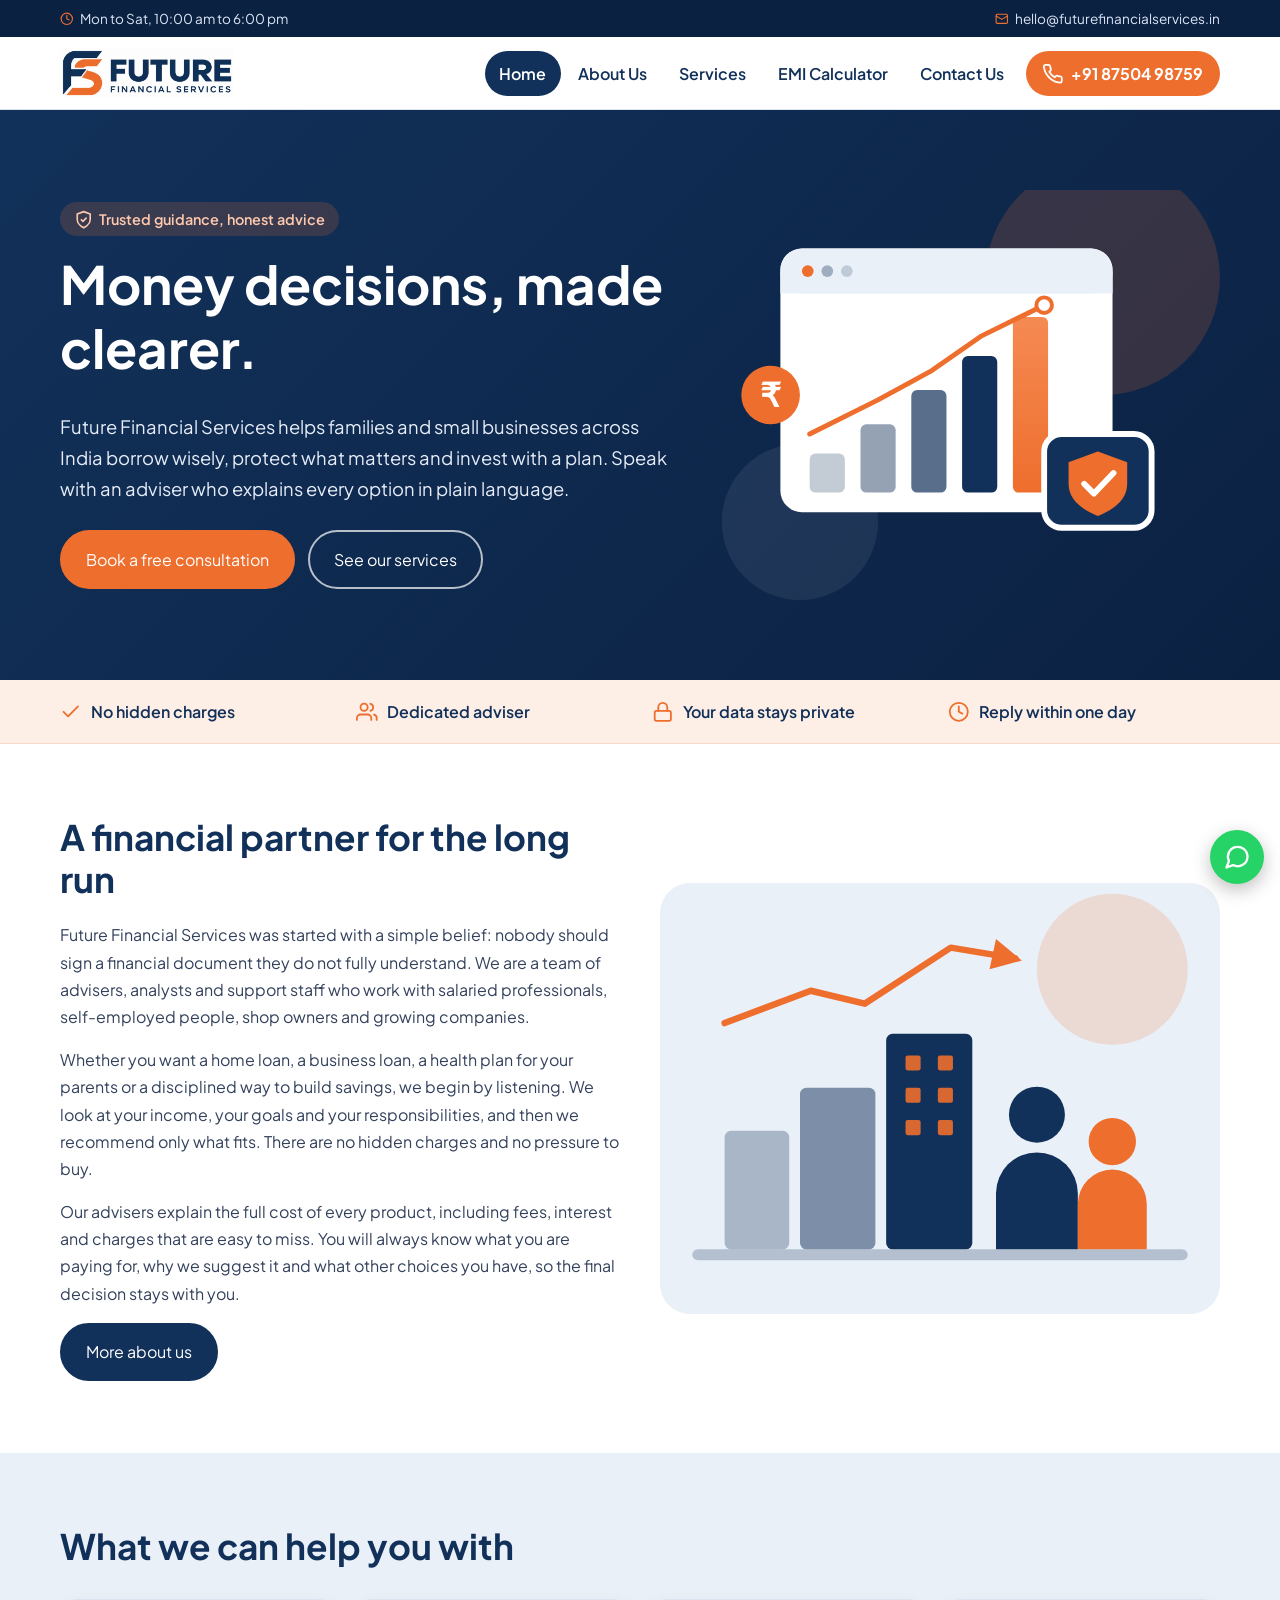
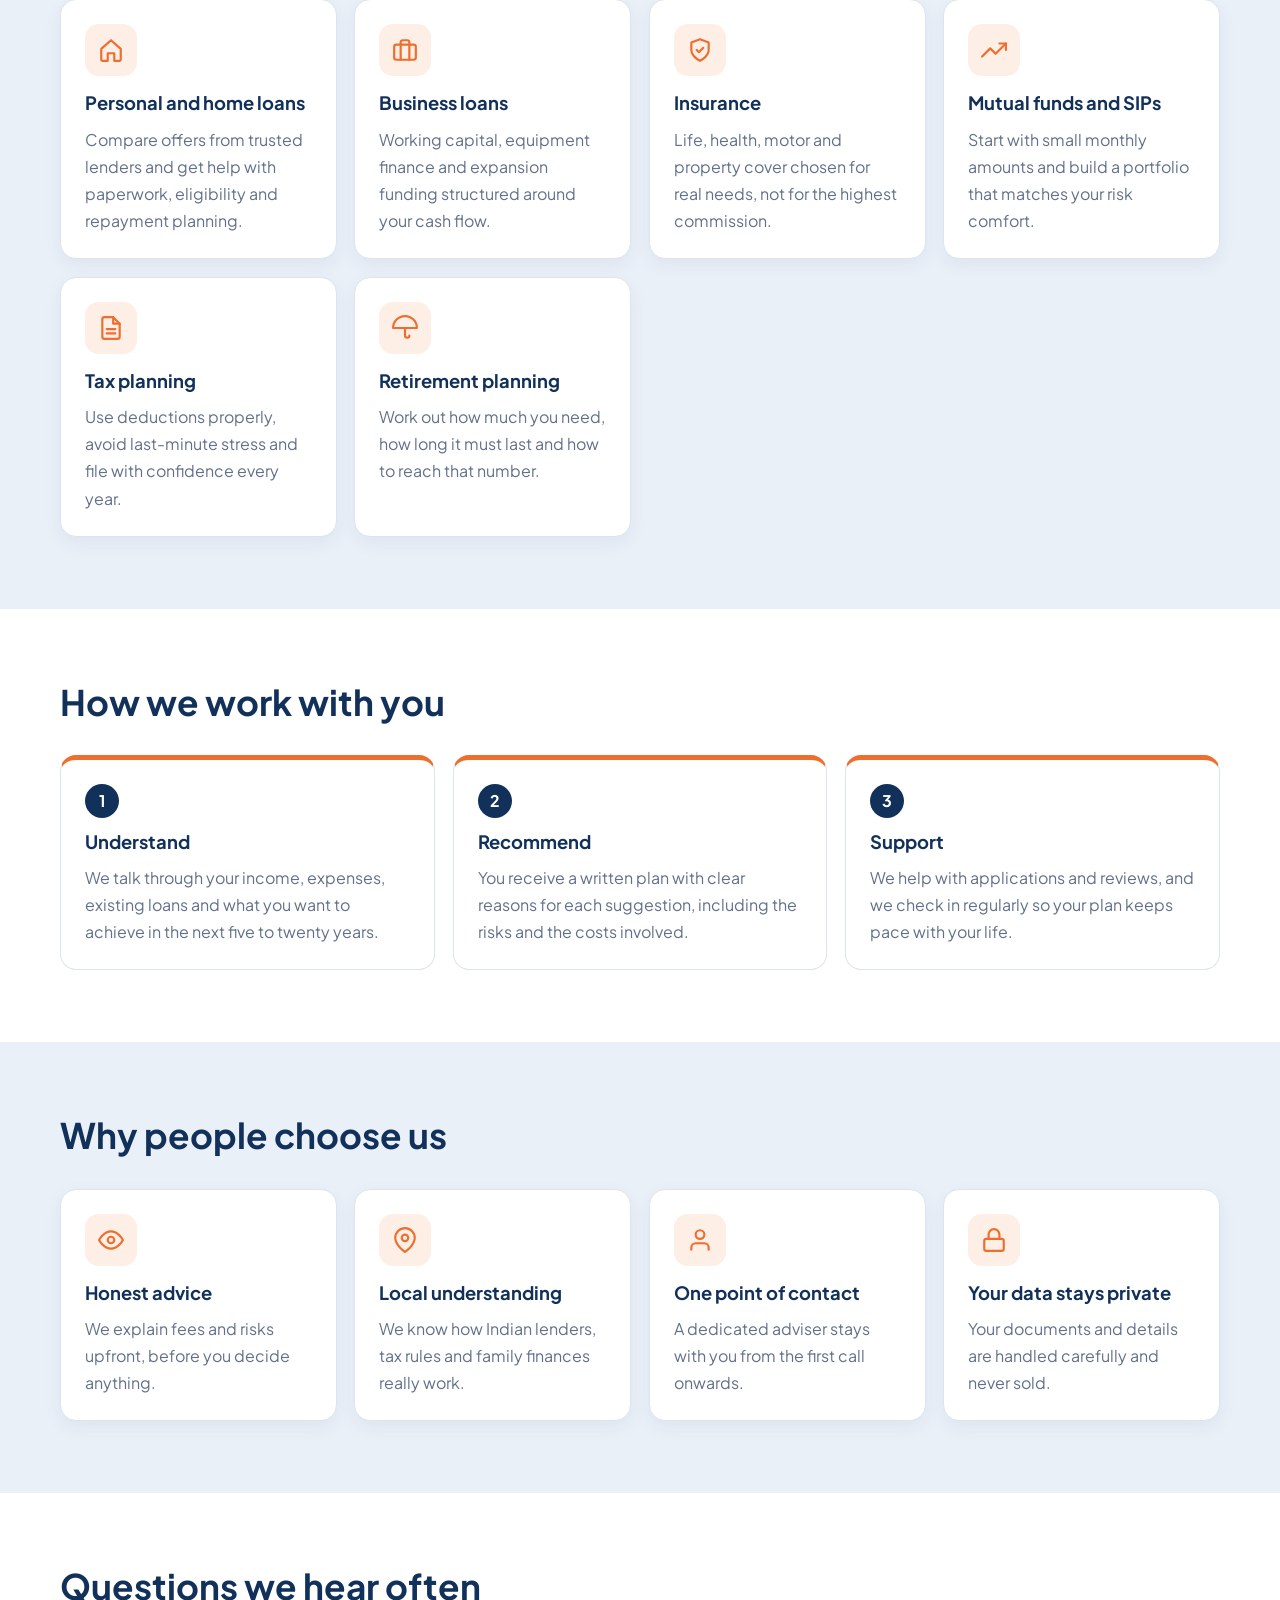
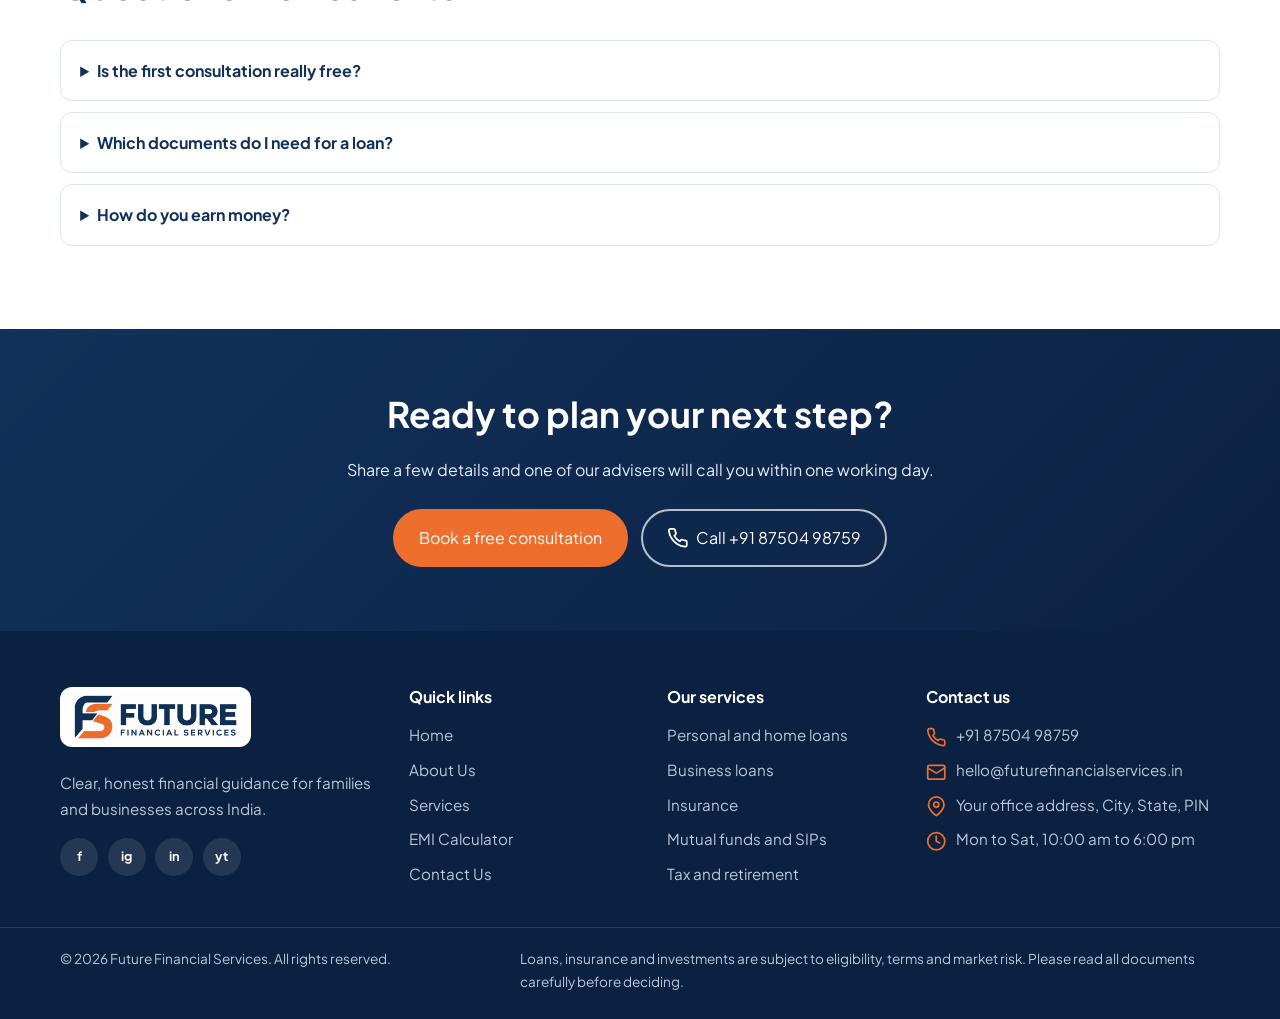
<file: index.html>
<!DOCTYPE html>
<html lang="en"><head><meta charset="utf-8"><meta name="viewport" content="width=device-width, initial-scale=1">
<title>Future Financial Services | Loans, Insurance and Investments</title><meta name="description" content="Future Financial Services offers loans, insurance, investments and tax planning with clear, honest advice.">
<link rel="icon" type="image/png" href="images/favicon.png">
<link rel="preconnect" href="https://fonts.googleapis.com"><link rel="preconnect" href="https://fonts.gstatic.com" crossorigin>
<link rel="stylesheet" href="https://fonts.googleapis.com/css2?family=Plus+Jakarta+Sans:wght@400;500;600;700&display=swap">
<link rel="stylesheet" href="css/style.css"></head><body>
<div class="topbar"><div class="wrap"><span><svg class="ico" viewBox="0 0 24 24" aria-hidden="true"><circle cx="12" cy="12" r="10"/><path d="M12 6v6l4 2"/></svg>Mon to Sat, 10:00 am to 6:00 pm</span><span class="hide"><svg class="ico" viewBox="0 0 24 24" aria-hidden="true"><rect x="2" y="4" width="20" height="16" rx="2"/><path d="m22 7-10 6L2 7"/></svg>hello@futurefinancialservices.in</span></div></div>
<header class="site"><div class="wrap bar">
<a class="logo" href="index.html" aria-label="Future Financial Services home"><img src="images/logo.png" alt="Future Financial Services logo" width="178" height="50"></a>
<button class="menu" aria-expanded="false" aria-controls="nav" aria-label="Open menu"><svg class="ico" viewBox="0 0 24 24" aria-hidden="true"><path d="M3 6h18M3 12h18M3 18h18"/></svg></button>
<nav id="nav" aria-label="Main"><ul><li><a class="l" href="index.html" aria-current="page">Home</a></li><li><a class="l" href="about.html">About Us</a></li><li><a class="l" href="services.html">Services</a></li><li><a class="l" href="calculator.html">EMI Calculator</a></li><li><a class="l" href="contact.html">Contact Us</a></li><li><a class="pill" href="tel:+918750498759"><svg class="ico" viewBox="0 0 24 24" aria-hidden="true"><path d="M22 16.9v3a2 2 0 0 1-2.2 2 19.8 19.8 0 0 1-8.6-3.1 19.5 19.5 0 0 1-6-6A19.8 19.8 0 0 1 2.1 4.2 2 2 0 0 1 4.1 2h3a2 2 0 0 1 2 1.7c.1 1 .4 1.9.7 2.8a2 2 0 0 1-.5 2.1L8.1 9.9a16 16 0 0 0 6 6l1.3-1.3a2 2 0 0 1 2.1-.4c.9.3 1.8.6 2.8.7a2 2 0 0 1 1.7 2z"/></svg>+91 87504 98759</a></li></ul></nav>
</div></header>
<main>
<section class="hero"><div class="wrap"><div><span class="kicker"><svg class="ico" viewBox="0 0 24 24" aria-hidden="true"><path d="M12 22s8-4 8-10V5l-8-3-8 3v7c0 6 8 10 8 10z"/><path d="m9 12 2 2 4-4"/></svg> Trusted guidance, honest advice</span>
<h1>Money decisions, made clearer.</h1>
<p class="lead">Future Financial Services helps families and small businesses across India borrow wisely, protect what matters and invest with a plan. Speak with an adviser who explains every option in plain language.</p>
<div class="row"><a class="btn" href="contact.html">Book a free consultation</a><a class="btn ghost" href="services.html">See our services</a></div></div>
<img src="images/hero.svg" alt="Illustration of growing savings protected by a shield" width="520" height="420"></div></section>
<div class="strip"><div class="wrap"><span><svg class="ico" viewBox="0 0 24 24" aria-hidden="true"><path d="M20 6 9 17l-5-5"/></svg>No hidden charges</span><span><svg class="ico" viewBox="0 0 24 24" aria-hidden="true"><path d="M17 21v-2a4 4 0 0 0-4-4H5a4 4 0 0 0-4 4v2"/><circle cx="9" cy="7" r="4"/><path d="M23 21v-2a4 4 0 0 0-3-3.9M16 3.1a4 4 0 0 1 0 7.8"/></svg>Dedicated adviser</span><span><svg class="ico" viewBox="0 0 24 24" aria-hidden="true"><rect x="3" y="11" width="18" height="11" rx="2"/><path d="M7 11V7a5 5 0 0 1 10 0v4"/></svg>Your data stays private</span><span><svg class="ico" viewBox="0 0 24 24" aria-hidden="true"><circle cx="12" cy="12" r="10"/><path d="M12 6v6l4 2"/></svg>Reply within one day</span></div></div>
<section class="s"><div class="wrap two"><div><h2>A financial partner for the long run</h2>
<p>Future Financial Services was started with a simple belief: nobody should sign a financial document they do not fully understand. We are a team of advisers, analysts and support staff who work with salaried professionals, self-employed people, shop owners and growing companies.</p>
<p>Whether you want a home loan, a business loan, a health plan for your parents or a disciplined way to build savings, we begin by listening. We look at your income, your goals and your responsibilities, and then we recommend only what fits. There are no hidden charges and no pressure to buy.</p>
<p>Our advisers explain the full cost of every product, including fees, interest and charges that are easy to miss. You will always know what you are paying for, why we suggest it and what other choices you have, so the final decision stays with you.</p>
<a class="btn navy" href="about.html">More about us</a></div><img src="images/about.svg" alt="Team building a growing business" width="520" height="400"></div></section>
<section class="s alt"><div class="wrap"><div class="head"><h2>What we can help you with</h2></div><div class="grid">
<div class="card"><div class="tile"><svg class="ico" viewBox="0 0 24 24" aria-hidden="true"><path d="M3 11l9-8 9 8v10a1 1 0 0 1-1 1h-5v-7H9v7H4a1 1 0 0 1-1-1z"/></svg></div><h3>Personal and home loans</h3><p>Compare offers from trusted lenders and get help with paperwork, eligibility and repayment planning.</p></div>
<div class="card"><div class="tile"><svg class="ico" viewBox="0 0 24 24" aria-hidden="true"><rect x="2" y="7" width="20" height="14" rx="2"/><path d="M16 21V5a2 2 0 0 0-2-2h-4a2 2 0 0 0-2 2v16"/></svg></div><h3>Business loans</h3><p>Working capital, equipment finance and expansion funding structured around your cash flow.</p></div>
<div class="card"><div class="tile"><svg class="ico" viewBox="0 0 24 24" aria-hidden="true"><path d="M12 22s8-4 8-10V5l-8-3-8 3v7c0 6 8 10 8 10z"/><path d="m9 12 2 2 4-4"/></svg></div><h3>Insurance</h3><p>Life, health, motor and property cover chosen for real needs, not for the highest commission.</p></div>
<div class="card"><div class="tile"><svg class="ico" viewBox="0 0 24 24" aria-hidden="true"><path d="m23 6-9.5 9.5-5-5L1 18"/><path d="M17 6h6v6"/></svg></div><h3>Mutual funds and SIPs</h3><p>Start with small monthly amounts and build a portfolio that matches your risk comfort.</p></div>
<div class="card"><div class="tile"><svg class="ico" viewBox="0 0 24 24" aria-hidden="true"><path d="M14 2H6a2 2 0 0 0-2 2v16a2 2 0 0 0 2 2h12a2 2 0 0 0 2-2V8z"/><path d="M14 2v6h6M8 13h8M8 17h8"/></svg></div><h3>Tax planning</h3><p>Use deductions properly, avoid last-minute stress and file with confidence every year.</p></div>
<div class="card"><div class="tile"><svg class="ico" viewBox="0 0 24 24" aria-hidden="true"><path d="M23 12a11 11 0 0 0-22 0z"/><path d="M12 12v7a2 2 0 0 0 4 0"/></svg></div><h3>Retirement planning</h3><p>Work out how much you need, how long it must last and how to reach that number.</p></div>
</div></div></section>
<section class="s"><div class="wrap"><div class="head"><h2>How we work with you</h2></div><ol class="steps">
<li><h3>Understand</h3><p>We talk through your income, expenses, existing loans and what you want to achieve in the next five to twenty years.</p></li>
<li><h3>Recommend</h3><p>You receive a written plan with clear reasons for each suggestion, including the risks and the costs involved.</p></li>
<li><h3>Support</h3><p>We help with applications and reviews, and we check in regularly so your plan keeps pace with your life.</p></li></ol></div></section>
<section class="s alt"><div class="wrap"><div class="head"><h2>Why people choose us</h2></div><div class="grid">
<div class="card"><div class="tile"><svg class="ico" viewBox="0 0 24 24" aria-hidden="true"><path d="M1 12s4-8 11-8 11 8 11 8-4 8-11 8S1 12 1 12z"/><circle cx="12" cy="12" r="3"/></svg></div><h3>Honest advice</h3><p>We explain fees and risks upfront, before you decide anything.</p></div>
<div class="card"><div class="tile"><svg class="ico" viewBox="0 0 24 24" aria-hidden="true"><path d="M21 10c0 7-9 13-9 13S3 17 3 10a9 9 0 0 1 18 0z"/><circle cx="12" cy="10" r="3"/></svg></div><h3>Local understanding</h3><p>We know how Indian lenders, tax rules and family finances really work.</p></div>
<div class="card"><div class="tile"><svg class="ico" viewBox="0 0 24 24" aria-hidden="true"><path d="M20 21v-2a4 4 0 0 0-4-4H8a4 4 0 0 0-4 4v2"/><circle cx="12" cy="7" r="4"/></svg></div><h3>One point of contact</h3><p>A dedicated adviser stays with you from the first call onwards.</p></div>
<div class="card"><div class="tile"><svg class="ico" viewBox="0 0 24 24" aria-hidden="true"><rect x="3" y="11" width="18" height="11" rx="2"/><path d="M7 11V7a5 5 0 0 1 10 0v4"/></svg></div><h3>Your data stays private</h3><p>Your documents and details are handled carefully and never sold.</p></div>
</div></div></section>
<section class="s"><div class="wrap"><div class="head"><h2>Questions we hear often</h2></div>
<details><summary>Is the first consultation really free?</summary><p>Yes. Your first conversation is free and carries no obligation. We use it to understand your situation and tell you honestly whether we can help.</p></details>
<details><summary>Which documents do I need for a loan?</summary><p>Usually identity proof, address proof, income records and bank statements. The exact list depends on the loan, and we will share a clear checklist.</p></details>
<details><summary>How do you earn money?</summary><p>We may receive a commission from lenders or providers. We always tell you about it, and it never changes what we recommend.</p></details></div></section>
<section class="cta"><div class="wrap"><h2>Ready to plan your next step?</h2><p>Share a few details and one of our advisers will call you within one working day.</p><div class="row"><a class="btn" href="contact.html">Book a free consultation</a><a class="btn ghost" href="tel:+918750498759"><svg class="ico" viewBox="0 0 24 24" aria-hidden="true"><path d="M22 16.9v3a2 2 0 0 1-2.2 2 19.8 19.8 0 0 1-8.6-3.1 19.5 19.5 0 0 1-6-6A19.8 19.8 0 0 1 2.1 4.2 2 2 0 0 1 4.1 2h3a2 2 0 0 1 2 1.7c.1 1 .4 1.9.7 2.8a2 2 0 0 1-.5 2.1L8.1 9.9a16 16 0 0 0 6 6l1.3-1.3a2 2 0 0 1 2.1-.4c.9.3 1.8.6 2.8.7a2 2 0 0 1 1.7 2z"/></svg>Call +91 87504 98759</a></div></div></section></main>
<footer class="site"><div class="wrap fgrid">
<div><img class="flogo" src="images/logo.png" alt="Future Financial Services"><p>Clear, honest financial guidance for families and businesses across India.</p>
<div class="social"><a href="#" aria-label="Facebook">f</a><a href="#" aria-label="Instagram">ig</a><a href="#" aria-label="LinkedIn">in</a><a href="#" aria-label="YouTube">yt</a></div></div>
<div><h4>Quick links</h4><ul><li><a href="index.html">Home</a></li><li><a href="about.html">About Us</a></li><li><a href="services.html">Services</a></li><li><a href="calculator.html">EMI Calculator</a></li><li><a href="contact.html">Contact Us</a></li></ul></div>
<div><h4>Our services</h4><ul><li><a href="services.html#loans">Personal and home loans</a></li><li><a href="services.html#business">Business loans</a></li><li><a href="services.html#insurance">Insurance</a></li><li><a href="services.html#invest">Mutual funds and SIPs</a></li><li><a href="services.html#tax">Tax and retirement</a></li></ul></div>
<div><h4>Contact us</h4><ul><li class="c"><svg class="ico" viewBox="0 0 24 24" aria-hidden="true"><path d="M22 16.9v3a2 2 0 0 1-2.2 2 19.8 19.8 0 0 1-8.6-3.1 19.5 19.5 0 0 1-6-6A19.8 19.8 0 0 1 2.1 4.2 2 2 0 0 1 4.1 2h3a2 2 0 0 1 2 1.7c.1 1 .4 1.9.7 2.8a2 2 0 0 1-.5 2.1L8.1 9.9a16 16 0 0 0 6 6l1.3-1.3a2 2 0 0 1 2.1-.4c.9.3 1.8.6 2.8.7a2 2 0 0 1 1.7 2z"/></svg><a href="tel:+918750498759">+91 87504 98759</a></li><li class="c"><svg class="ico" viewBox="0 0 24 24" aria-hidden="true"><rect x="2" y="4" width="20" height="16" rx="2"/><path d="m22 7-10 6L2 7"/></svg><a href="mailto:hello@futurefinancialservices.in">hello@futurefinancialservices.in</a></li><li class="c"><svg class="ico" viewBox="0 0 24 24" aria-hidden="true"><path d="M21 10c0 7-9 13-9 13S3 17 3 10a9 9 0 0 1 18 0z"/><circle cx="12" cy="10" r="3"/></svg><span>Your office address, City, State, PIN</span></li><li class="c"><svg class="ico" viewBox="0 0 24 24" aria-hidden="true"><circle cx="12" cy="12" r="10"/><path d="M12 6v6l4 2"/></svg><span>Mon to Sat, 10:00 am to 6:00 pm</span></li></ul></div>
</div><div class="fbot"><div class="wrap"><p>© 2026 Future Financial Services. All rights reserved.</p><p>Loans, insurance and investments are subject to eligibility, terms and market risk. Please read all documents carefully before deciding.</p></div></div></footer>
<a class="wa" href="https://wa.me/918750498759" aria-label="Chat on WhatsApp" target="_blank" rel="noopener"><svg class="ico" viewBox="0 0 24 24" aria-hidden="true"><path d="M21 11.5a8.4 8.4 0 0 1-12.4 7.4L3 21l2.1-5.5A8.4 8.4 0 1 1 21 11.5z"/></svg></a>
<script src="js/main.js"></script></body></html>
</file>
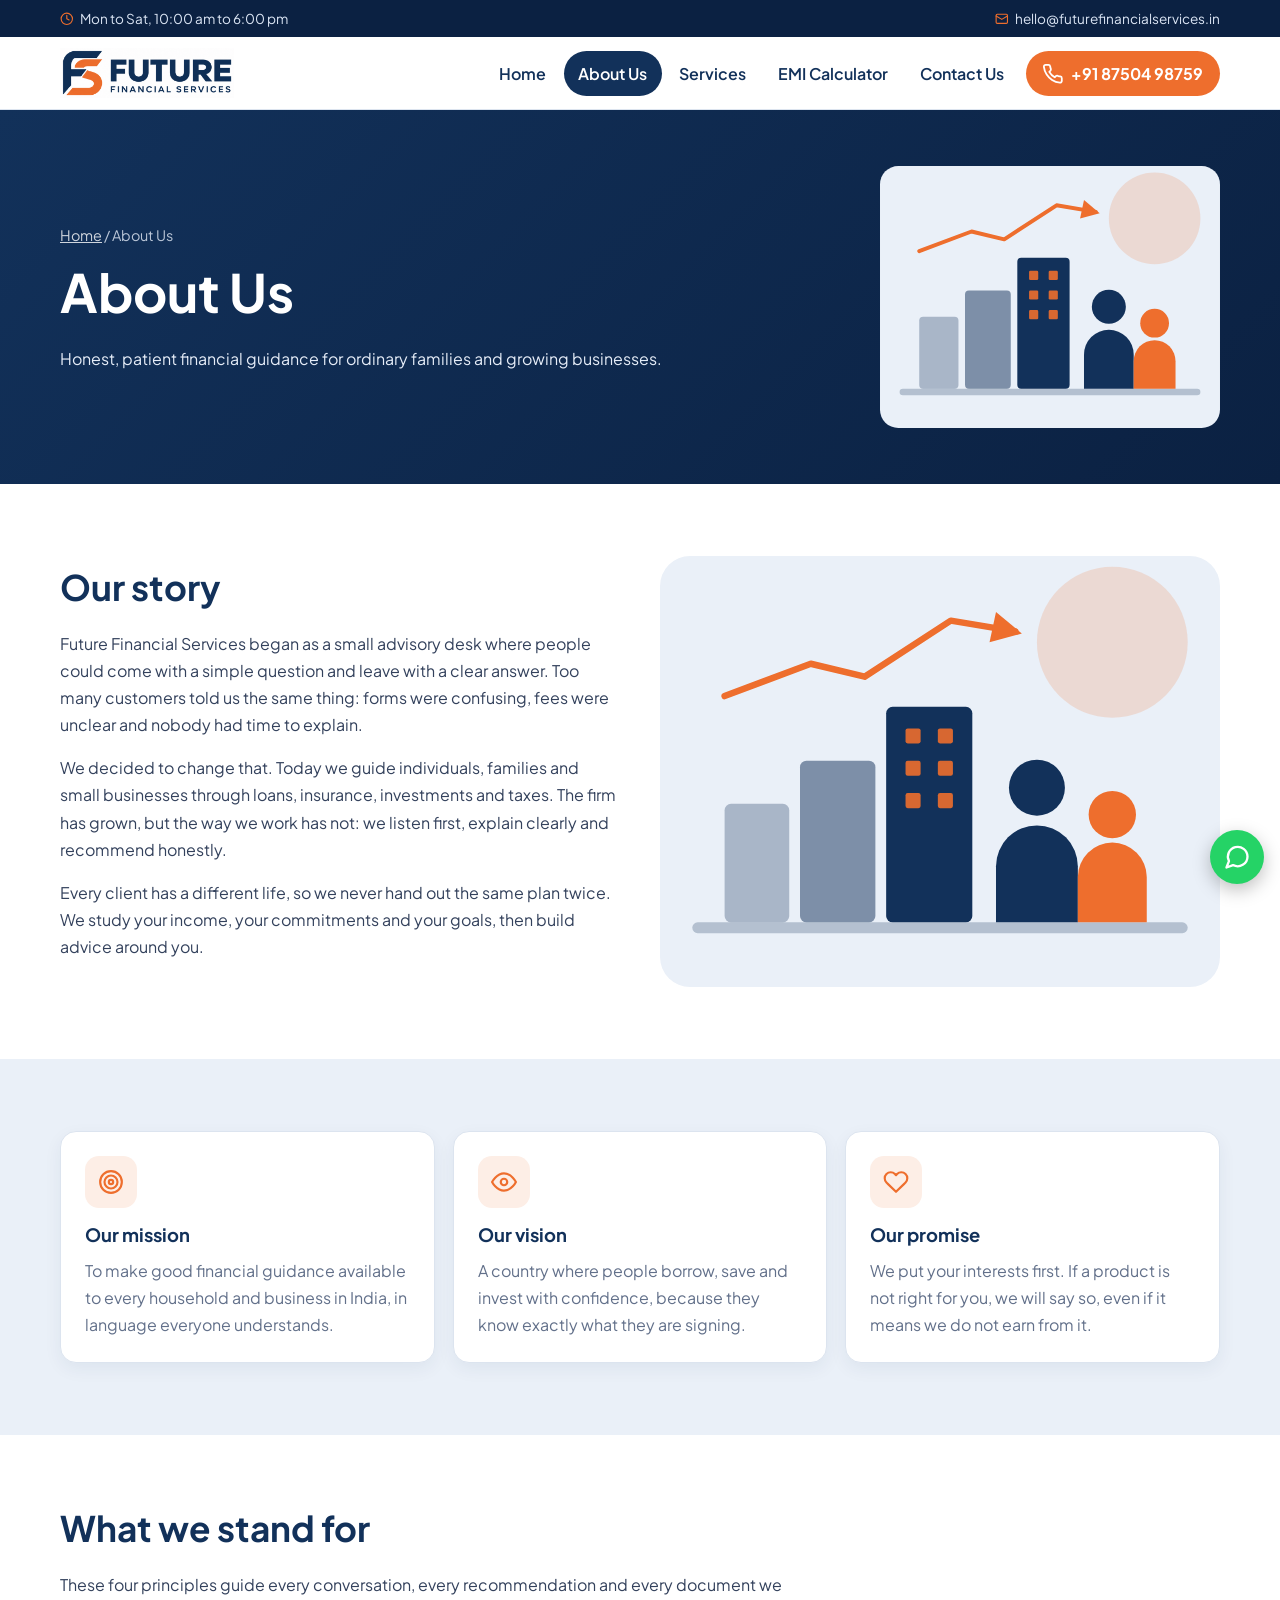
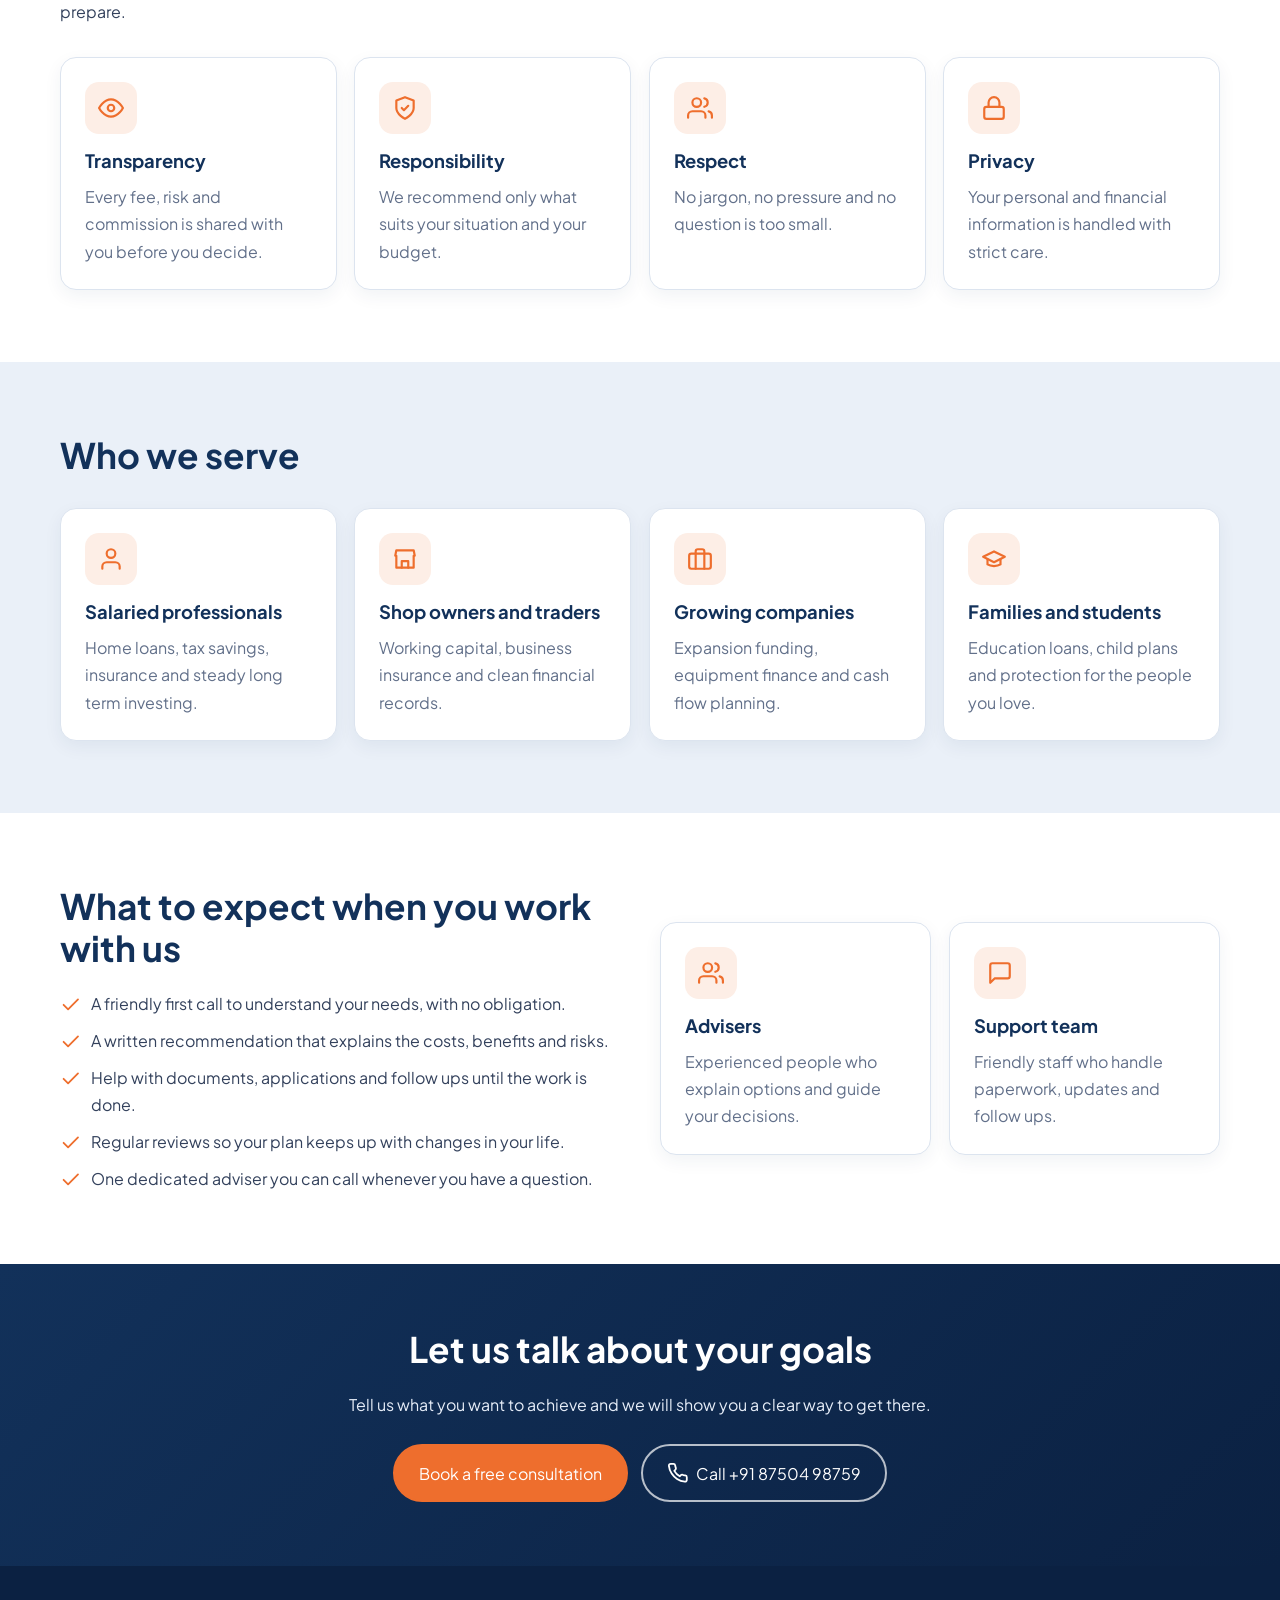
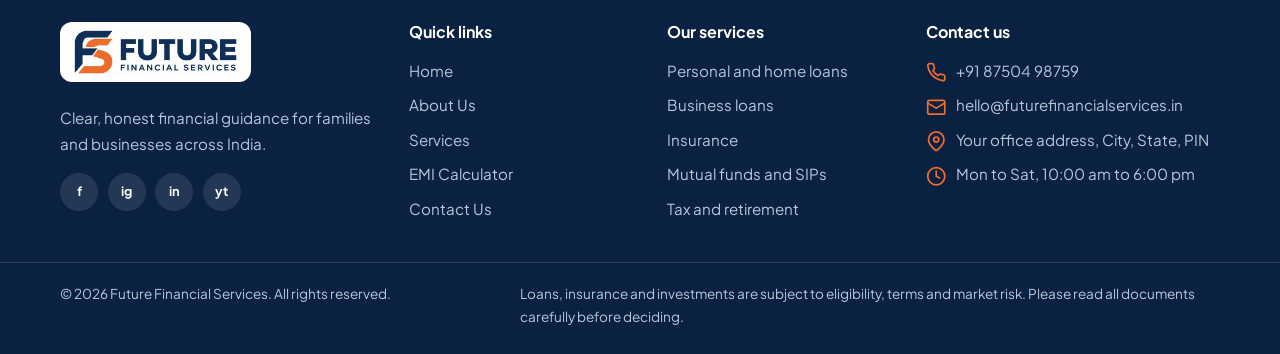
<file: about.html>
<!DOCTYPE html>
<html lang="en"><head><meta charset="utf-8"><meta name="viewport" content="width=device-width, initial-scale=1">
<title>About Us | Future Financial Services</title><meta name="description" content="Learn about Future Financial Services, our mission, values and the people we serve.">
<link rel="icon" type="image/png" href="images/favicon.png">
<link rel="preconnect" href="https://fonts.googleapis.com"><link rel="preconnect" href="https://fonts.gstatic.com" crossorigin>
<link rel="stylesheet" href="https://fonts.googleapis.com/css2?family=Plus+Jakarta+Sans:wght@400;500;600;700&display=swap">
<link rel="stylesheet" href="css/style.css"></head><body>
<div class="topbar"><div class="wrap"><span><svg class="ico" viewBox="0 0 24 24" aria-hidden="true"><circle cx="12" cy="12" r="10"/><path d="M12 6v6l4 2"/></svg>Mon to Sat, 10:00 am to 6:00 pm</span><span class="hide"><svg class="ico" viewBox="0 0 24 24" aria-hidden="true"><rect x="2" y="4" width="20" height="16" rx="2"/><path d="m22 7-10 6L2 7"/></svg>hello@futurefinancialservices.in</span></div></div>
<header class="site"><div class="wrap bar">
<a class="logo" href="index.html" aria-label="Future Financial Services home"><img src="images/logo.png" alt="Future Financial Services logo" width="178" height="50"></a>
<button class="menu" aria-expanded="false" aria-controls="nav" aria-label="Open menu"><svg class="ico" viewBox="0 0 24 24" aria-hidden="true"><path d="M3 6h18M3 12h18M3 18h18"/></svg></button>
<nav id="nav" aria-label="Main"><ul><li><a class="l" href="index.html">Home</a></li><li><a class="l" href="about.html" aria-current="page">About Us</a></li><li><a class="l" href="services.html">Services</a></li><li><a class="l" href="calculator.html">EMI Calculator</a></li><li><a class="l" href="contact.html">Contact Us</a></li><li><a class="pill" href="tel:+918750498759"><svg class="ico" viewBox="0 0 24 24" aria-hidden="true"><path d="M22 16.9v3a2 2 0 0 1-2.2 2 19.8 19.8 0 0 1-8.6-3.1 19.5 19.5 0 0 1-6-6A19.8 19.8 0 0 1 2.1 4.2 2 2 0 0 1 4.1 2h3a2 2 0 0 1 2 1.7c.1 1 .4 1.9.7 2.8a2 2 0 0 1-.5 2.1L8.1 9.9a16 16 0 0 0 6 6l1.3-1.3a2 2 0 0 1 2.1-.4c.9.3 1.8.6 2.8.7a2 2 0 0 1 1.7 2z"/></svg>+91 87504 98759</a></li></ul></nav>
</div></header>
<main><section class="phero"><div class="wrap"><div><div class="crumb"><a href="index.html">Home</a> / About Us</div><h1>About Us</h1><p>Honest, patient financial guidance for ordinary families and growing businesses.</p></div><img src="images/about.svg" alt="" width="340" height="240"></div></section>
<section class="s"><div class="wrap two"><div><h2>Our story</h2>
<p>Future Financial Services began as a small advisory desk where people could come with a simple question and leave with a clear answer. Too many customers told us the same thing: forms were confusing, fees were unclear and nobody had time to explain.</p>
<p>We decided to change that. Today we guide individuals, families and small businesses through loans, insurance, investments and taxes. The firm has grown, but the way we work has not: we listen first, explain clearly and recommend honestly.</p>
<p>Every client has a different life, so we never hand out the same plan twice. We study your income, your commitments and your goals, then build advice around you.</p></div>
<img src="images/about.svg" alt="Team building a growing business" width="520" height="400"></div></section>
<section class="s alt"><div class="wrap"><div class="grid">
<div class="card"><div class="tile"><svg class="ico" viewBox="0 0 24 24" aria-hidden="true"><circle cx="12" cy="12" r="10"/><circle cx="12" cy="12" r="6"/><circle cx="12" cy="12" r="2"/></svg></div><h3>Our mission</h3><p>To make good financial guidance available to every household and business in India, in language everyone understands.</p></div>
<div class="card"><div class="tile"><svg class="ico" viewBox="0 0 24 24" aria-hidden="true"><path d="M1 12s4-8 11-8 11 8 11 8-4 8-11 8S1 12 1 12z"/><circle cx="12" cy="12" r="3"/></svg></div><h3>Our vision</h3><p>A country where people borrow, save and invest with confidence, because they know exactly what they are signing.</p></div>
<div class="card"><div class="tile"><svg class="ico" viewBox="0 0 24 24" aria-hidden="true"><path d="M20.8 4.6a5.5 5.5 0 0 0-7.8 0L12 5.7l-1-1.1a5.5 5.5 0 0 0-7.8 7.8l1 1.1L12 21l7.8-7.5 1-1.1a5.5 5.5 0 0 0 0-7.8z"/></svg></div><h3>Our promise</h3><p>We put your interests first. If a product is not right for you, we will say so, even if it means we do not earn from it.</p></div>
</div></div></section>
<section class="s"><div class="wrap"><div class="head"><h2>What we stand for</h2><p>These four principles guide every conversation, every recommendation and every document we prepare.</p></div><div class="grid">
<div class="card"><div class="tile"><svg class="ico" viewBox="0 0 24 24" aria-hidden="true"><path d="M1 12s4-8 11-8 11 8 11 8-4 8-11 8S1 12 1 12z"/><circle cx="12" cy="12" r="3"/></svg></div><h3>Transparency</h3><p>Every fee, risk and commission is shared with you before you decide.</p></div>
<div class="card"><div class="tile"><svg class="ico" viewBox="0 0 24 24" aria-hidden="true"><path d="M12 22s8-4 8-10V5l-8-3-8 3v7c0 6 8 10 8 10z"/><path d="m9 12 2 2 4-4"/></svg></div><h3>Responsibility</h3><p>We recommend only what suits your situation and your budget.</p></div>
<div class="card"><div class="tile"><svg class="ico" viewBox="0 0 24 24" aria-hidden="true"><path d="M17 21v-2a4 4 0 0 0-4-4H5a4 4 0 0 0-4 4v2"/><circle cx="9" cy="7" r="4"/><path d="M23 21v-2a4 4 0 0 0-3-3.9M16 3.1a4 4 0 0 1 0 7.8"/></svg></div><h3>Respect</h3><p>No jargon, no pressure and no question is too small.</p></div>
<div class="card"><div class="tile"><svg class="ico" viewBox="0 0 24 24" aria-hidden="true"><rect x="3" y="11" width="18" height="11" rx="2"/><path d="M7 11V7a5 5 0 0 1 10 0v4"/></svg></div><h3>Privacy</h3><p>Your personal and financial information is handled with strict care.</p></div>
</div></div></section>
<section class="s alt"><div class="wrap"><div class="head"><h2>Who we serve</h2></div><div class="grid">
<div class="card"><div class="tile"><svg class="ico" viewBox="0 0 24 24" aria-hidden="true"><path d="M20 21v-2a4 4 0 0 0-4-4H8a4 4 0 0 0-4 4v2"/><circle cx="12" cy="7" r="4"/></svg></div><h3>Salaried professionals</h3><p>Home loans, tax savings, insurance and steady long term investing.</p></div>
<div class="card"><div class="tile"><svg class="ico" viewBox="0 0 24 24" aria-hidden="true"><path d="M3 9l1-5h16l1 5"/><path d="M4 9v11h16V9"/><path d="M9 20v-6h6v6"/></svg></div><h3>Shop owners and traders</h3><p>Working capital, business insurance and clean financial records.</p></div>
<div class="card"><div class="tile"><svg class="ico" viewBox="0 0 24 24" aria-hidden="true"><rect x="2" y="7" width="20" height="14" rx="2"/><path d="M16 21V5a2 2 0 0 0-2-2h-4a2 2 0 0 0-2 2v16"/></svg></div><h3>Growing companies</h3><p>Expansion funding, equipment finance and cash flow planning.</p></div>
<div class="card"><div class="tile"><svg class="ico" viewBox="0 0 24 24" aria-hidden="true"><path d="M22 10 12 5 2 10l10 5z"/><path d="M6 12v5c3 2 9 2 12 0v-5"/></svg></div><h3>Families and students</h3><p>Education loans, child plans and protection for the people you love.</p></div>
</div></div></section>
<section class="s"><div class="wrap two"><div><h2>What to expect when you work with us</h2>
<ul class="checks"><li><svg class="ico" viewBox="0 0 24 24" aria-hidden="true"><path d="M20 6 9 17l-5-5"/></svg><span>A friendly first call to understand your needs, with no obligation.</span></li>
<li><svg class="ico" viewBox="0 0 24 24" aria-hidden="true"><path d="M20 6 9 17l-5-5"/></svg><span>A written recommendation that explains the costs, benefits and risks.</span></li>
<li><svg class="ico" viewBox="0 0 24 24" aria-hidden="true"><path d="M20 6 9 17l-5-5"/></svg><span>Help with documents, applications and follow ups until the work is done.</span></li>
<li><svg class="ico" viewBox="0 0 24 24" aria-hidden="true"><path d="M20 6 9 17l-5-5"/></svg><span>Regular reviews so your plan keeps up with changes in your life.</span></li>
<li><svg class="ico" viewBox="0 0 24 24" aria-hidden="true"><path d="M20 6 9 17l-5-5"/></svg><span>One dedicated adviser you can call whenever you have a question.</span></li></ul></div>
<div class="grid"><div class="card"><div class="tile"><svg class="ico" viewBox="0 0 24 24" aria-hidden="true"><path d="M17 21v-2a4 4 0 0 0-4-4H5a4 4 0 0 0-4 4v2"/><circle cx="9" cy="7" r="4"/><path d="M23 21v-2a4 4 0 0 0-3-3.9M16 3.1a4 4 0 0 1 0 7.8"/></svg></div><h3>Advisers</h3><p>Experienced people who explain options and guide your decisions.</p></div><div class="card"><div class="tile"><svg class="ico" viewBox="0 0 24 24" aria-hidden="true"><path d="M21 15a2 2 0 0 1-2 2H7l-4 4V5a2 2 0 0 1 2-2h14a2 2 0 0 1 2 2z"/></svg></div><h3>Support team</h3><p>Friendly staff who handle paperwork, updates and follow ups.</p></div></div></div></section>
<section class="cta"><div class="wrap"><h2>Let us talk about your goals</h2><p>Tell us what you want to achieve and we will show you a clear way to get there.</p><div class="row"><a class="btn" href="contact.html">Book a free consultation</a><a class="btn ghost" href="tel:+918750498759"><svg class="ico" viewBox="0 0 24 24" aria-hidden="true"><path d="M22 16.9v3a2 2 0 0 1-2.2 2 19.8 19.8 0 0 1-8.6-3.1 19.5 19.5 0 0 1-6-6A19.8 19.8 0 0 1 2.1 4.2 2 2 0 0 1 4.1 2h3a2 2 0 0 1 2 1.7c.1 1 .4 1.9.7 2.8a2 2 0 0 1-.5 2.1L8.1 9.9a16 16 0 0 0 6 6l1.3-1.3a2 2 0 0 1 2.1-.4c.9.3 1.8.6 2.8.7a2 2 0 0 1 1.7 2z"/></svg>Call +91 87504 98759</a></div></div></section></main>
<footer class="site"><div class="wrap fgrid">
<div><img class="flogo" src="images/logo.png" alt="Future Financial Services"><p>Clear, honest financial guidance for families and businesses across India.</p>
<div class="social"><a href="#" aria-label="Facebook">f</a><a href="#" aria-label="Instagram">ig</a><a href="#" aria-label="LinkedIn">in</a><a href="#" aria-label="YouTube">yt</a></div></div>
<div><h4>Quick links</h4><ul><li><a href="index.html">Home</a></li><li><a href="about.html">About Us</a></li><li><a href="services.html">Services</a></li><li><a href="calculator.html">EMI Calculator</a></li><li><a href="contact.html">Contact Us</a></li></ul></div>
<div><h4>Our services</h4><ul><li><a href="services.html#loans">Personal and home loans</a></li><li><a href="services.html#business">Business loans</a></li><li><a href="services.html#insurance">Insurance</a></li><li><a href="services.html#invest">Mutual funds and SIPs</a></li><li><a href="services.html#tax">Tax and retirement</a></li></ul></div>
<div><h4>Contact us</h4><ul><li class="c"><svg class="ico" viewBox="0 0 24 24" aria-hidden="true"><path d="M22 16.9v3a2 2 0 0 1-2.2 2 19.8 19.8 0 0 1-8.6-3.1 19.5 19.5 0 0 1-6-6A19.8 19.8 0 0 1 2.1 4.2 2 2 0 0 1 4.1 2h3a2 2 0 0 1 2 1.7c.1 1 .4 1.9.7 2.8a2 2 0 0 1-.5 2.1L8.1 9.9a16 16 0 0 0 6 6l1.3-1.3a2 2 0 0 1 2.1-.4c.9.3 1.8.6 2.8.7a2 2 0 0 1 1.7 2z"/></svg><a href="tel:+918750498759">+91 87504 98759</a></li><li class="c"><svg class="ico" viewBox="0 0 24 24" aria-hidden="true"><rect x="2" y="4" width="20" height="16" rx="2"/><path d="m22 7-10 6L2 7"/></svg><a href="mailto:hello@futurefinancialservices.in">hello@futurefinancialservices.in</a></li><li class="c"><svg class="ico" viewBox="0 0 24 24" aria-hidden="true"><path d="M21 10c0 7-9 13-9 13S3 17 3 10a9 9 0 0 1 18 0z"/><circle cx="12" cy="10" r="3"/></svg><span>Your office address, City, State, PIN</span></li><li class="c"><svg class="ico" viewBox="0 0 24 24" aria-hidden="true"><circle cx="12" cy="12" r="10"/><path d="M12 6v6l4 2"/></svg><span>Mon to Sat, 10:00 am to 6:00 pm</span></li></ul></div>
</div><div class="fbot"><div class="wrap"><p>© 2026 Future Financial Services. All rights reserved.</p><p>Loans, insurance and investments are subject to eligibility, terms and market risk. Please read all documents carefully before deciding.</p></div></div></footer>
<a class="wa" href="https://wa.me/918750498759" aria-label="Chat on WhatsApp" target="_blank" rel="noopener"><svg class="ico" viewBox="0 0 24 24" aria-hidden="true"><path d="M21 11.5a8.4 8.4 0 0 1-12.4 7.4L3 21l2.1-5.5A8.4 8.4 0 1 1 21 11.5z"/></svg></a>
<script src="js/main.js"></script></body></html>
</file>
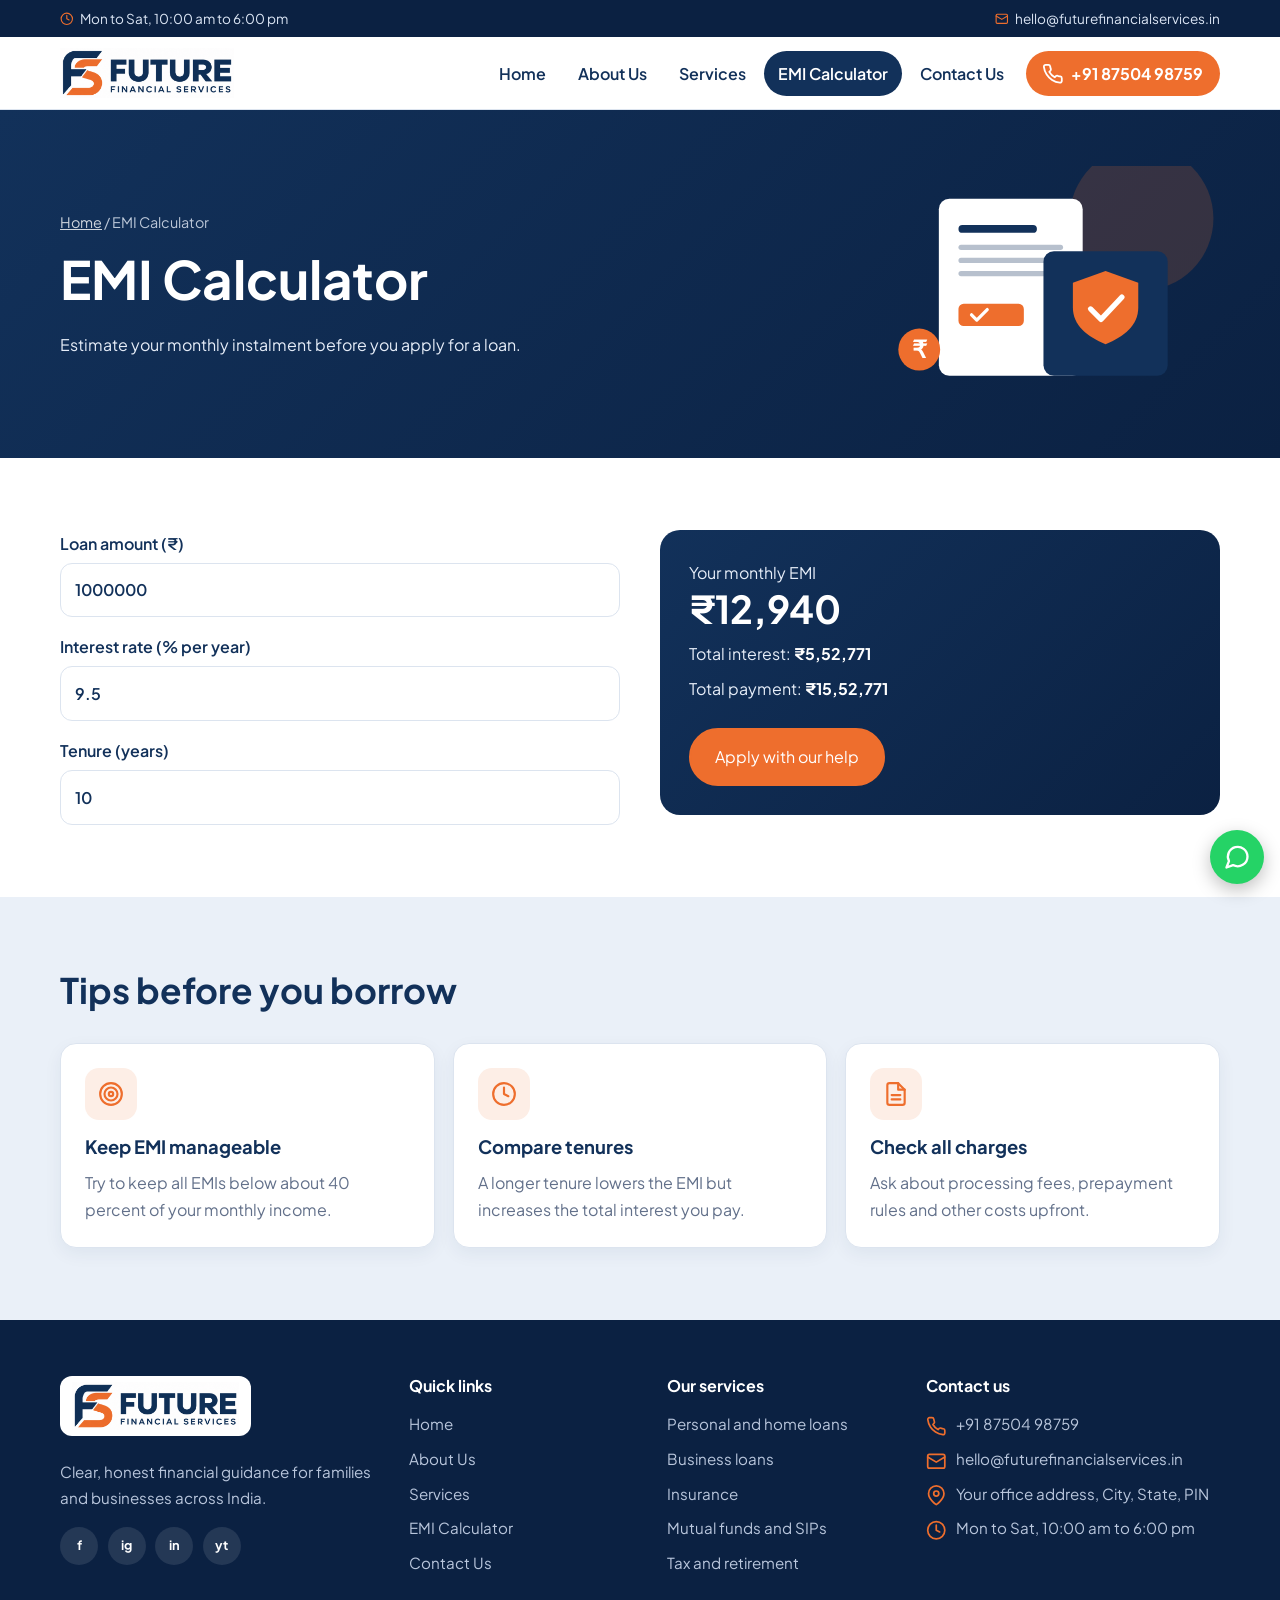
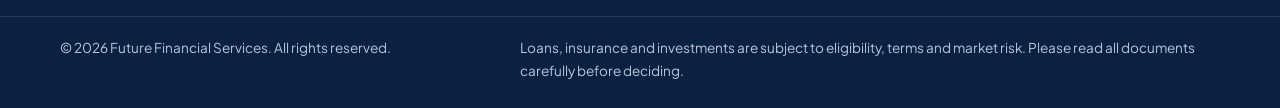
<file: calculator.html>
<!DOCTYPE html>
<html lang="en"><head><meta charset="utf-8"><meta name="viewport" content="width=device-width, initial-scale=1">
<title>EMI Calculator | Future Financial Services</title><meta name="description" content="Estimate your monthly loan instalment with our free EMI calculator.">
<link rel="icon" type="image/png" href="images/favicon.png">
<link rel="preconnect" href="https://fonts.googleapis.com"><link rel="preconnect" href="https://fonts.gstatic.com" crossorigin>
<link rel="stylesheet" href="https://fonts.googleapis.com/css2?family=Plus+Jakarta+Sans:wght@400;500;600;700&display=swap">
<link rel="stylesheet" href="css/style.css"></head><body>
<div class="topbar"><div class="wrap"><span><svg class="ico" viewBox="0 0 24 24" aria-hidden="true"><circle cx="12" cy="12" r="10"/><path d="M12 6v6l4 2"/></svg>Mon to Sat, 10:00 am to 6:00 pm</span><span class="hide"><svg class="ico" viewBox="0 0 24 24" aria-hidden="true"><rect x="2" y="4" width="20" height="16" rx="2"/><path d="m22 7-10 6L2 7"/></svg>hello@futurefinancialservices.in</span></div></div>
<header class="site"><div class="wrap bar">
<a class="logo" href="index.html" aria-label="Future Financial Services home"><img src="images/logo.png" alt="Future Financial Services logo" width="178" height="50"></a>
<button class="menu" aria-expanded="false" aria-controls="nav" aria-label="Open menu"><svg class="ico" viewBox="0 0 24 24" aria-hidden="true"><path d="M3 6h18M3 12h18M3 18h18"/></svg></button>
<nav id="nav" aria-label="Main"><ul><li><a class="l" href="index.html">Home</a></li><li><a class="l" href="about.html">About Us</a></li><li><a class="l" href="services.html">Services</a></li><li><a class="l" href="calculator.html" aria-current="page">EMI Calculator</a></li><li><a class="l" href="contact.html">Contact Us</a></li><li><a class="pill" href="tel:+918750498759"><svg class="ico" viewBox="0 0 24 24" aria-hidden="true"><path d="M22 16.9v3a2 2 0 0 1-2.2 2 19.8 19.8 0 0 1-8.6-3.1 19.5 19.5 0 0 1-6-6A19.8 19.8 0 0 1 2.1 4.2 2 2 0 0 1 4.1 2h3a2 2 0 0 1 2 1.7c.1 1 .4 1.9.7 2.8a2 2 0 0 1-.5 2.1L8.1 9.9a16 16 0 0 0 6 6l1.3-1.3a2 2 0 0 1 2.1-.4c.9.3 1.8.6 2.8.7a2 2 0 0 1 1.7 2z"/></svg>+91 87504 98759</a></li></ul></nav>
</div></header>
<main><section class="phero"><div class="wrap"><div><div class="crumb"><a href="index.html">Home</a> / EMI Calculator</div><h1>EMI Calculator</h1><p>Estimate your monthly instalment before you apply for a loan.</p></div><img src="images/services.svg" alt="" width="340" height="240"></div></section>
<section class="s"><div class="wrap two" style="align-items:start"><div class="calc">
<label>Loan amount (₹)<input id="amt" type="number" value="1000000" min="1000" inputmode="numeric"></label>
<label>Interest rate (% per year)<input id="rate" type="number" value="9.5" min="1" step="0.1" inputmode="decimal"></label>
<label>Tenure (years)<input id="yrs" type="number" value="10" min="1" max="40" inputmode="numeric"></label></div>
<div class="out" aria-live="polite"><p style="margin:0">Your monthly EMI</p><b id="emi">–</b><p>Total interest: <strong id="int">–</strong></p><p>Total payment: <strong id="tot">–</strong></p><div class="row"><a class="btn" href="contact.html">Apply with our help</a></div></div></div></section>
<section class="s alt"><div class="wrap"><div class="head"><h2>Tips before you borrow</h2></div><div class="grid">
<div class="card"><div class="tile"><svg class="ico" viewBox="0 0 24 24" aria-hidden="true"><circle cx="12" cy="12" r="10"/><circle cx="12" cy="12" r="6"/><circle cx="12" cy="12" r="2"/></svg></div><h3>Keep EMI manageable</h3><p>Try to keep all EMIs below about 40 percent of your monthly income.</p></div>
<div class="card"><div class="tile"><svg class="ico" viewBox="0 0 24 24" aria-hidden="true"><circle cx="12" cy="12" r="10"/><path d="M12 6v6l4 2"/></svg></div><h3>Compare tenures</h3><p>A longer tenure lowers the EMI but increases the total interest you pay.</p></div>
<div class="card"><div class="tile"><svg class="ico" viewBox="0 0 24 24" aria-hidden="true"><path d="M14 2H6a2 2 0 0 0-2 2v16a2 2 0 0 0 2 2h12a2 2 0 0 0 2-2V8z"/><path d="M14 2v6h6M8 13h8M8 17h8"/></svg></div><h3>Check all charges</h3><p>Ask about processing fees, prepayment rules and other costs upfront.</p></div>
</div></div></section></main>
<footer class="site"><div class="wrap fgrid">
<div><img class="flogo" src="images/logo.png" alt="Future Financial Services"><p>Clear, honest financial guidance for families and businesses across India.</p>
<div class="social"><a href="#" aria-label="Facebook">f</a><a href="#" aria-label="Instagram">ig</a><a href="#" aria-label="LinkedIn">in</a><a href="#" aria-label="YouTube">yt</a></div></div>
<div><h4>Quick links</h4><ul><li><a href="index.html">Home</a></li><li><a href="about.html">About Us</a></li><li><a href="services.html">Services</a></li><li><a href="calculator.html">EMI Calculator</a></li><li><a href="contact.html">Contact Us</a></li></ul></div>
<div><h4>Our services</h4><ul><li><a href="services.html#loans">Personal and home loans</a></li><li><a href="services.html#business">Business loans</a></li><li><a href="services.html#insurance">Insurance</a></li><li><a href="services.html#invest">Mutual funds and SIPs</a></li><li><a href="services.html#tax">Tax and retirement</a></li></ul></div>
<div><h4>Contact us</h4><ul><li class="c"><svg class="ico" viewBox="0 0 24 24" aria-hidden="true"><path d="M22 16.9v3a2 2 0 0 1-2.2 2 19.8 19.8 0 0 1-8.6-3.1 19.5 19.5 0 0 1-6-6A19.8 19.8 0 0 1 2.1 4.2 2 2 0 0 1 4.1 2h3a2 2 0 0 1 2 1.7c.1 1 .4 1.9.7 2.8a2 2 0 0 1-.5 2.1L8.1 9.9a16 16 0 0 0 6 6l1.3-1.3a2 2 0 0 1 2.1-.4c.9.3 1.8.6 2.8.7a2 2 0 0 1 1.7 2z"/></svg><a href="tel:+918750498759">+91 87504 98759</a></li><li class="c"><svg class="ico" viewBox="0 0 24 24" aria-hidden="true"><rect x="2" y="4" width="20" height="16" rx="2"/><path d="m22 7-10 6L2 7"/></svg><a href="mailto:hello@futurefinancialservices.in">hello@futurefinancialservices.in</a></li><li class="c"><svg class="ico" viewBox="0 0 24 24" aria-hidden="true"><path d="M21 10c0 7-9 13-9 13S3 17 3 10a9 9 0 0 1 18 0z"/><circle cx="12" cy="10" r="3"/></svg><span>Your office address, City, State, PIN</span></li><li class="c"><svg class="ico" viewBox="0 0 24 24" aria-hidden="true"><circle cx="12" cy="12" r="10"/><path d="M12 6v6l4 2"/></svg><span>Mon to Sat, 10:00 am to 6:00 pm</span></li></ul></div>
</div><div class="fbot"><div class="wrap"><p>© 2026 Future Financial Services. All rights reserved.</p><p>Loans, insurance and investments are subject to eligibility, terms and market risk. Please read all documents carefully before deciding.</p></div></div></footer>
<a class="wa" href="https://wa.me/918750498759" aria-label="Chat on WhatsApp" target="_blank" rel="noopener"><svg class="ico" viewBox="0 0 24 24" aria-hidden="true"><path d="M21 11.5a8.4 8.4 0 0 1-12.4 7.4L3 21l2.1-5.5A8.4 8.4 0 1 1 21 11.5z"/></svg></a>
<script src="js/main.js"></script></body></html>
</file>
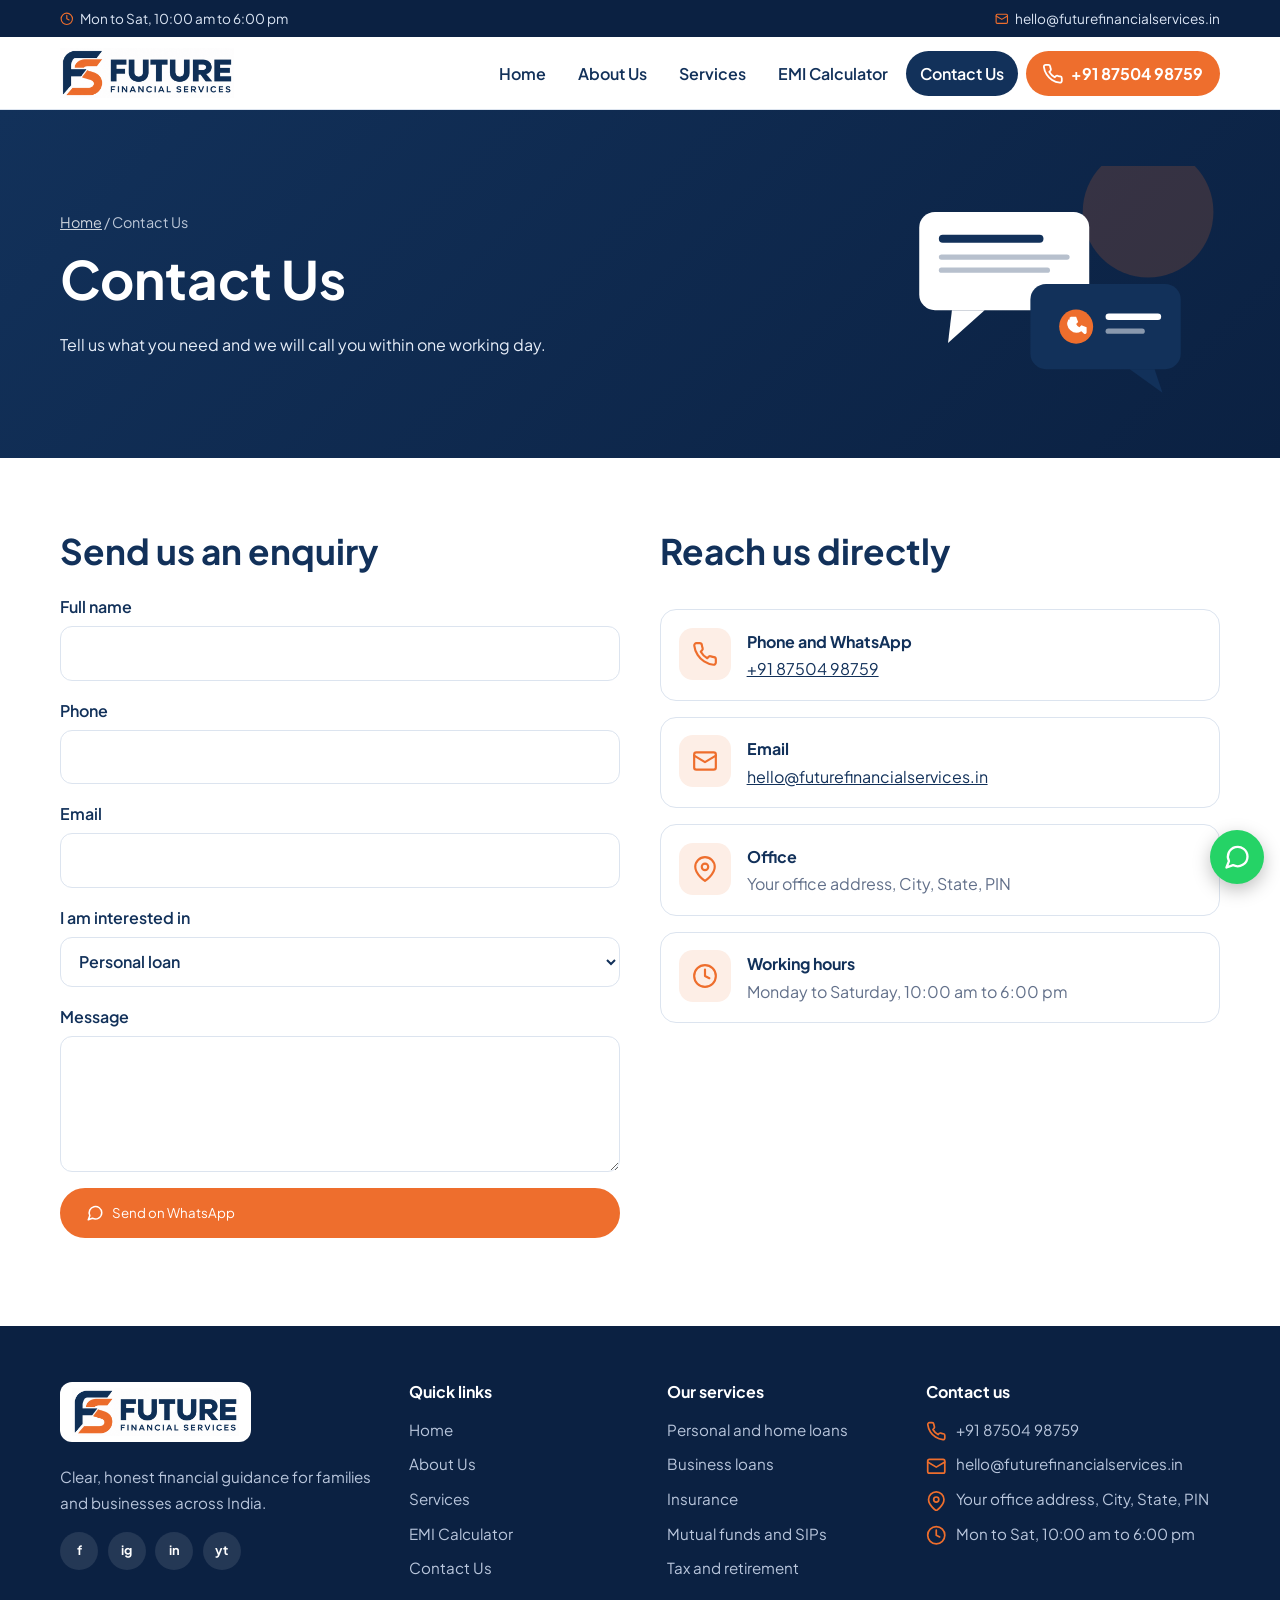
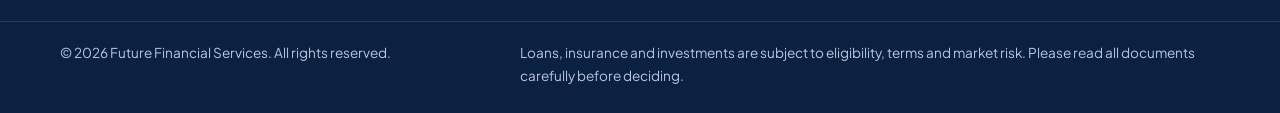
<file: contact.html>
<!DOCTYPE html>
<html lang="en"><head><meta charset="utf-8"><meta name="viewport" content="width=device-width, initial-scale=1">
<title>Contact Us | Future Financial Services</title><meta name="description" content="Contact Future Financial Services by phone, WhatsApp or the enquiry form.">
<link rel="icon" type="image/png" href="images/favicon.png">
<link rel="preconnect" href="https://fonts.googleapis.com"><link rel="preconnect" href="https://fonts.gstatic.com" crossorigin>
<link rel="stylesheet" href="https://fonts.googleapis.com/css2?family=Plus+Jakarta+Sans:wght@400;500;600;700&display=swap">
<link rel="stylesheet" href="css/style.css"></head><body>
<div class="topbar"><div class="wrap"><span><svg class="ico" viewBox="0 0 24 24" aria-hidden="true"><circle cx="12" cy="12" r="10"/><path d="M12 6v6l4 2"/></svg>Mon to Sat, 10:00 am to 6:00 pm</span><span class="hide"><svg class="ico" viewBox="0 0 24 24" aria-hidden="true"><rect x="2" y="4" width="20" height="16" rx="2"/><path d="m22 7-10 6L2 7"/></svg>hello@futurefinancialservices.in</span></div></div>
<header class="site"><div class="wrap bar">
<a class="logo" href="index.html" aria-label="Future Financial Services home"><img src="images/logo.png" alt="Future Financial Services logo" width="178" height="50"></a>
<button class="menu" aria-expanded="false" aria-controls="nav" aria-label="Open menu"><svg class="ico" viewBox="0 0 24 24" aria-hidden="true"><path d="M3 6h18M3 12h18M3 18h18"/></svg></button>
<nav id="nav" aria-label="Main"><ul><li><a class="l" href="index.html">Home</a></li><li><a class="l" href="about.html">About Us</a></li><li><a class="l" href="services.html">Services</a></li><li><a class="l" href="calculator.html">EMI Calculator</a></li><li><a class="l" href="contact.html" aria-current="page">Contact Us</a></li><li><a class="pill" href="tel:+918750498759"><svg class="ico" viewBox="0 0 24 24" aria-hidden="true"><path d="M22 16.9v3a2 2 0 0 1-2.2 2 19.8 19.8 0 0 1-8.6-3.1 19.5 19.5 0 0 1-6-6A19.8 19.8 0 0 1 2.1 4.2 2 2 0 0 1 4.1 2h3a2 2 0 0 1 2 1.7c.1 1 .4 1.9.7 2.8a2 2 0 0 1-.5 2.1L8.1 9.9a16 16 0 0 0 6 6l1.3-1.3a2 2 0 0 1 2.1-.4c.9.3 1.8.6 2.8.7a2 2 0 0 1 1.7 2z"/></svg>+91 87504 98759</a></li></ul></nav>
</div></header>
<main><section class="phero"><div class="wrap"><div><div class="crumb"><a href="index.html">Home</a> / Contact Us</div><h1>Contact Us</h1><p>Tell us what you need and we will call you within one working day.</p></div><img src="images/contact.svg" alt="" width="340" height="240"></div></section>
<section class="s"><div class="wrap two" style="align-items:start"><div><h2>Send us an enquiry</h2>
<form id="cf"><label>Full name<input name="name" required autocomplete="name"></label>
<label>Phone<input name="phone" type="tel" required autocomplete="tel" inputmode="tel"></label>
<label>Email<input name="email" type="email" autocomplete="email"></label>
<label>I am interested in<select name="topic"><option>Personal loan</option><option>Home loan</option><option>Business loan</option><option>Insurance</option><option>Investments</option><option>Tax planning</option><option>Retirement planning</option></select></label>
<label>Message<textarea name="msg" rows="4"></textarea></label>
<button class="btn" type="submit"><svg class="ico" viewBox="0 0 24 24" aria-hidden="true"><path d="M21 11.5a8.4 8.4 0 0 1-12.4 7.4L3 21l2.1-5.5A8.4 8.4 0 1 1 21 11.5z"/></svg>Send on WhatsApp</button><p id="ok" role="status" style="font-weight:600;color:var(--navy);margin:0"></p></form></div>
<div class="info"><h2>Reach us directly</h2>
<div><span class="tile"><svg class="ico" viewBox="0 0 24 24" aria-hidden="true"><path d="M22 16.9v3a2 2 0 0 1-2.2 2 19.8 19.8 0 0 1-8.6-3.1 19.5 19.5 0 0 1-6-6A19.8 19.8 0 0 1 2.1 4.2 2 2 0 0 1 4.1 2h3a2 2 0 0 1 2 1.7c.1 1 .4 1.9.7 2.8a2 2 0 0 1-.5 2.1L8.1 9.9a16 16 0 0 0 6 6l1.3-1.3a2 2 0 0 1 2.1-.4c.9.3 1.8.6 2.8.7a2 2 0 0 1 1.7 2z"/></svg></span><p><strong>Phone and WhatsApp</strong><a href="tel:+918750498759">+91 87504 98759</a></p></div>
<div><span class="tile"><svg class="ico" viewBox="0 0 24 24" aria-hidden="true"><rect x="2" y="4" width="20" height="16" rx="2"/><path d="m22 7-10 6L2 7"/></svg></span><p><strong>Email</strong><a href="mailto:hello@futurefinancialservices.in">hello@futurefinancialservices.in</a></p></div>
<div><span class="tile"><svg class="ico" viewBox="0 0 24 24" aria-hidden="true"><path d="M21 10c0 7-9 13-9 13S3 17 3 10a9 9 0 0 1 18 0z"/><circle cx="12" cy="10" r="3"/></svg></span><p><strong>Office</strong>Your office address, City, State, PIN</p></div>
<div><span class="tile"><svg class="ico" viewBox="0 0 24 24" aria-hidden="true"><circle cx="12" cy="12" r="10"/><path d="M12 6v6l4 2"/></svg></span><p><strong>Working hours</strong>Monday to Saturday, 10:00 am to 6:00 pm</p></div></div></div></section></main>
<footer class="site"><div class="wrap fgrid">
<div><img class="flogo" src="images/logo.png" alt="Future Financial Services"><p>Clear, honest financial guidance for families and businesses across India.</p>
<div class="social"><a href="#" aria-label="Facebook">f</a><a href="#" aria-label="Instagram">ig</a><a href="#" aria-label="LinkedIn">in</a><a href="#" aria-label="YouTube">yt</a></div></div>
<div><h4>Quick links</h4><ul><li><a href="index.html">Home</a></li><li><a href="about.html">About Us</a></li><li><a href="services.html">Services</a></li><li><a href="calculator.html">EMI Calculator</a></li><li><a href="contact.html">Contact Us</a></li></ul></div>
<div><h4>Our services</h4><ul><li><a href="services.html#loans">Personal and home loans</a></li><li><a href="services.html#business">Business loans</a></li><li><a href="services.html#insurance">Insurance</a></li><li><a href="services.html#invest">Mutual funds and SIPs</a></li><li><a href="services.html#tax">Tax and retirement</a></li></ul></div>
<div><h4>Contact us</h4><ul><li class="c"><svg class="ico" viewBox="0 0 24 24" aria-hidden="true"><path d="M22 16.9v3a2 2 0 0 1-2.2 2 19.8 19.8 0 0 1-8.6-3.1 19.5 19.5 0 0 1-6-6A19.8 19.8 0 0 1 2.1 4.2 2 2 0 0 1 4.1 2h3a2 2 0 0 1 2 1.7c.1 1 .4 1.9.7 2.8a2 2 0 0 1-.5 2.1L8.1 9.9a16 16 0 0 0 6 6l1.3-1.3a2 2 0 0 1 2.1-.4c.9.3 1.8.6 2.8.7a2 2 0 0 1 1.7 2z"/></svg><a href="tel:+918750498759">+91 87504 98759</a></li><li class="c"><svg class="ico" viewBox="0 0 24 24" aria-hidden="true"><rect x="2" y="4" width="20" height="16" rx="2"/><path d="m22 7-10 6L2 7"/></svg><a href="mailto:hello@futurefinancialservices.in">hello@futurefinancialservices.in</a></li><li class="c"><svg class="ico" viewBox="0 0 24 24" aria-hidden="true"><path d="M21 10c0 7-9 13-9 13S3 17 3 10a9 9 0 0 1 18 0z"/><circle cx="12" cy="10" r="3"/></svg><span>Your office address, City, State, PIN</span></li><li class="c"><svg class="ico" viewBox="0 0 24 24" aria-hidden="true"><circle cx="12" cy="12" r="10"/><path d="M12 6v6l4 2"/></svg><span>Mon to Sat, 10:00 am to 6:00 pm</span></li></ul></div>
</div><div class="fbot"><div class="wrap"><p>© 2026 Future Financial Services. All rights reserved.</p><p>Loans, insurance and investments are subject to eligibility, terms and market risk. Please read all documents carefully before deciding.</p></div></div></footer>
<a class="wa" href="https://wa.me/918750498759" aria-label="Chat on WhatsApp" target="_blank" rel="noopener"><svg class="ico" viewBox="0 0 24 24" aria-hidden="true"><path d="M21 11.5a8.4 8.4 0 0 1-12.4 7.4L3 21l2.1-5.5A8.4 8.4 0 1 1 21 11.5z"/></svg></a>
<script src="js/main.js"></script></body></html>
</file>
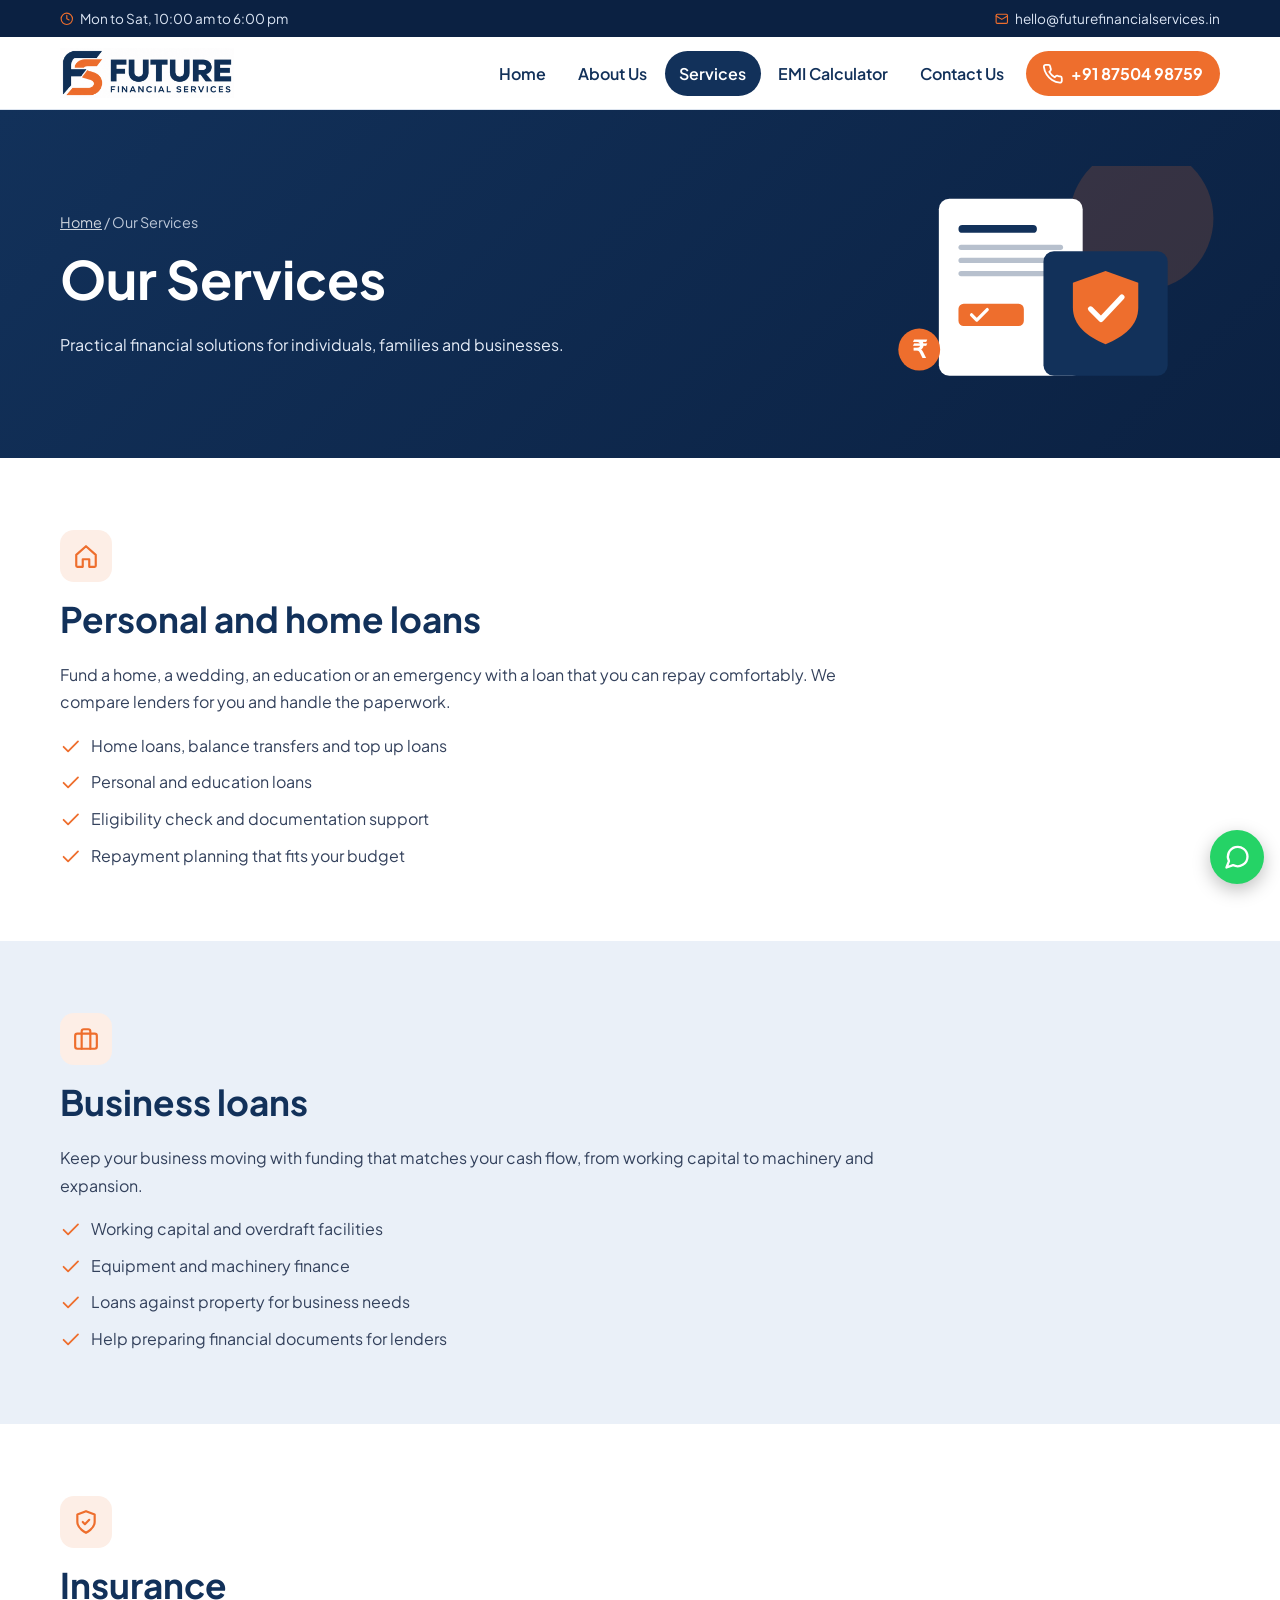
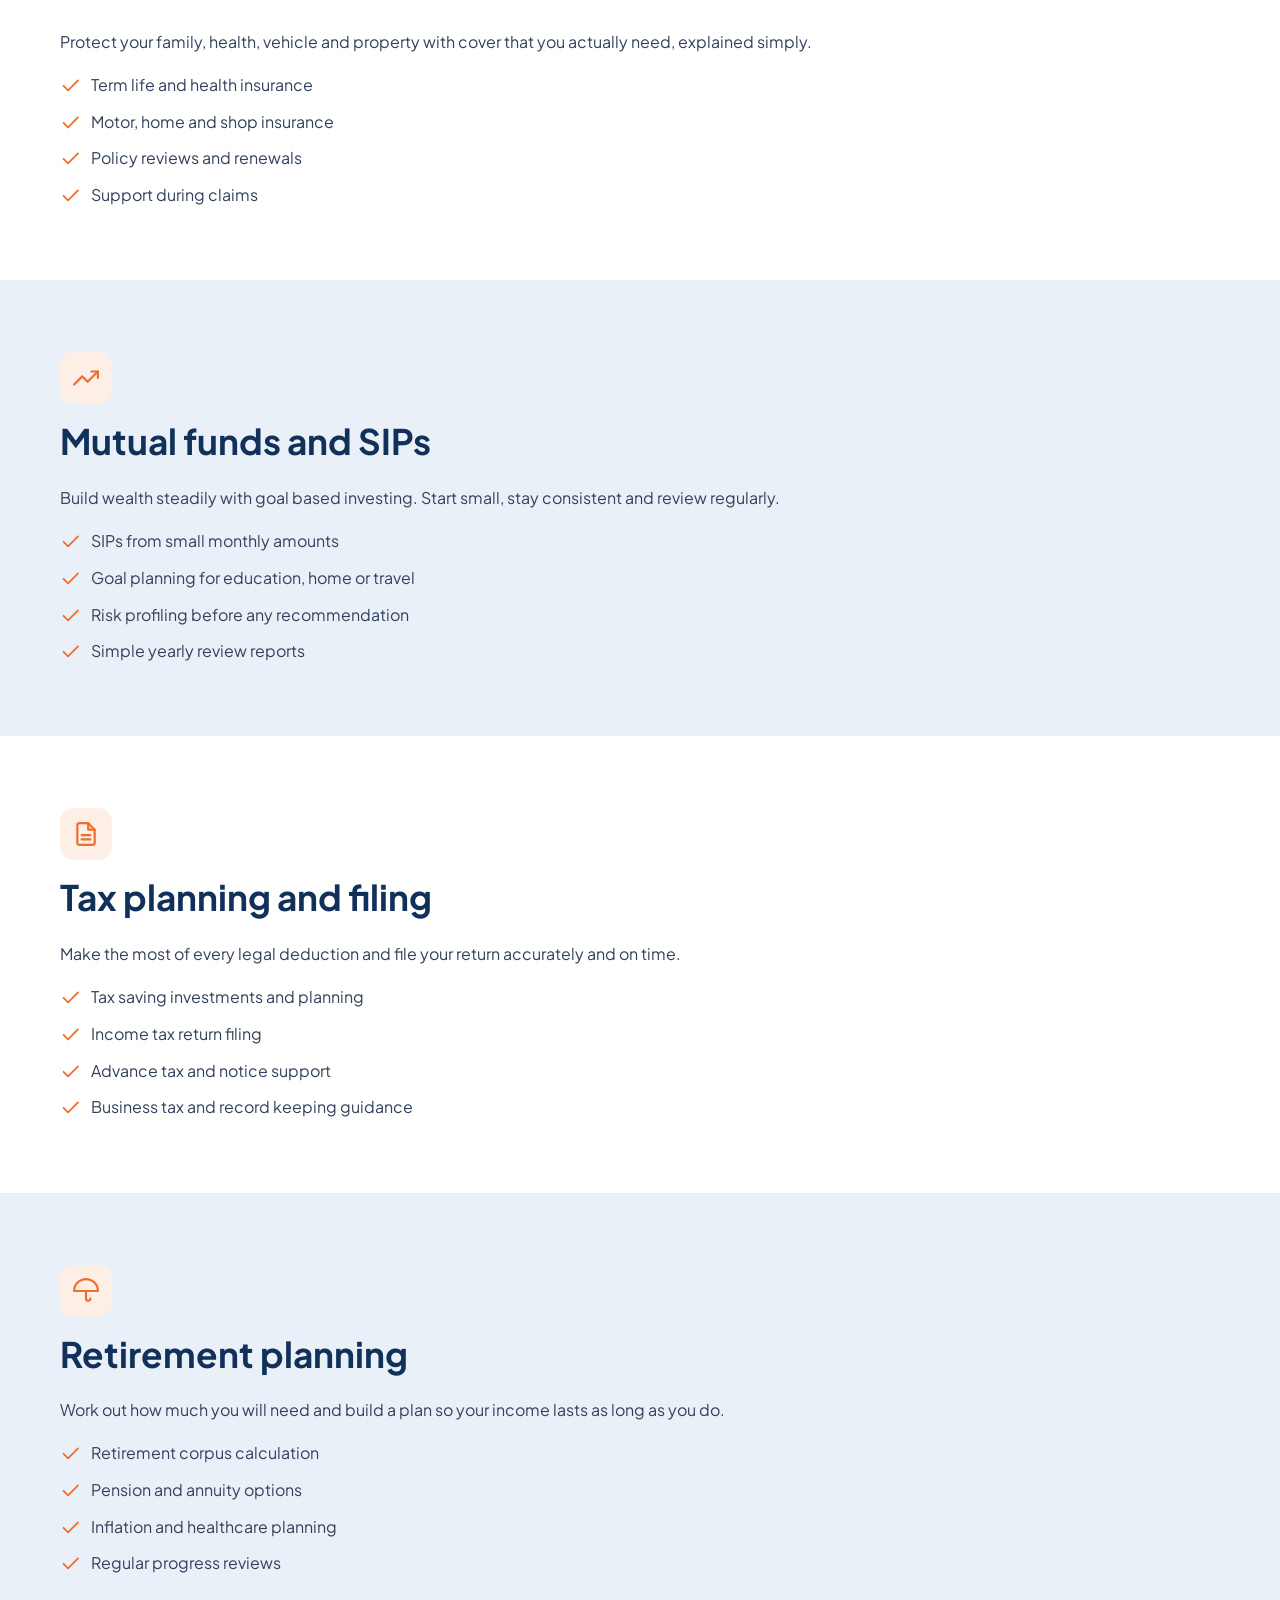
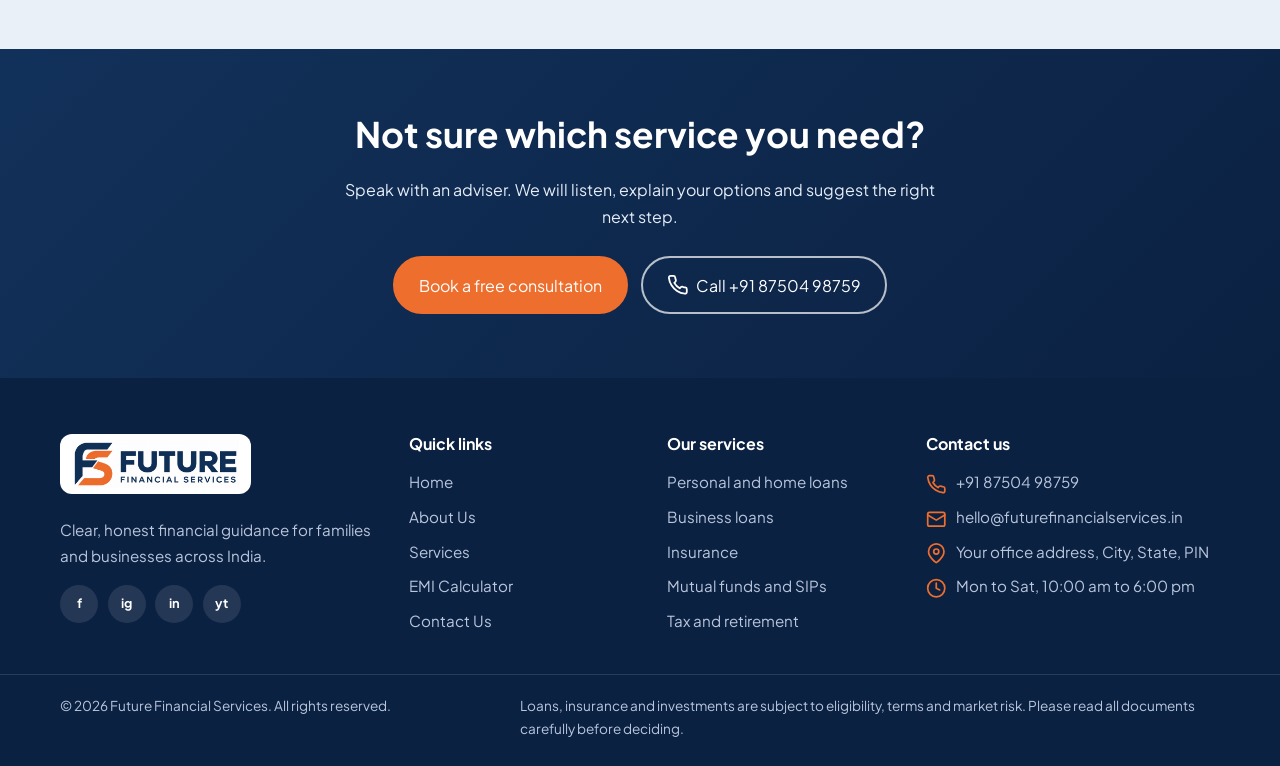
<file: services.html>
<!DOCTYPE html>
<html lang="en"><head><meta charset="utf-8"><meta name="viewport" content="width=device-width, initial-scale=1">
<title>Our Services | Future Financial Services</title><meta name="description" content="Loans, insurance, mutual funds, tax planning and retirement planning from Future Financial Services.">
<link rel="icon" type="image/png" href="images/favicon.png">
<link rel="preconnect" href="https://fonts.googleapis.com"><link rel="preconnect" href="https://fonts.gstatic.com" crossorigin>
<link rel="stylesheet" href="https://fonts.googleapis.com/css2?family=Plus+Jakarta+Sans:wght@400;500;600;700&display=swap">
<link rel="stylesheet" href="css/style.css"></head><body>
<div class="topbar"><div class="wrap"><span><svg class="ico" viewBox="0 0 24 24" aria-hidden="true"><circle cx="12" cy="12" r="10"/><path d="M12 6v6l4 2"/></svg>Mon to Sat, 10:00 am to 6:00 pm</span><span class="hide"><svg class="ico" viewBox="0 0 24 24" aria-hidden="true"><rect x="2" y="4" width="20" height="16" rx="2"/><path d="m22 7-10 6L2 7"/></svg>hello@futurefinancialservices.in</span></div></div>
<header class="site"><div class="wrap bar">
<a class="logo" href="index.html" aria-label="Future Financial Services home"><img src="images/logo.png" alt="Future Financial Services logo" width="178" height="50"></a>
<button class="menu" aria-expanded="false" aria-controls="nav" aria-label="Open menu"><svg class="ico" viewBox="0 0 24 24" aria-hidden="true"><path d="M3 6h18M3 12h18M3 18h18"/></svg></button>
<nav id="nav" aria-label="Main"><ul><li><a class="l" href="index.html">Home</a></li><li><a class="l" href="about.html">About Us</a></li><li><a class="l" href="services.html" aria-current="page">Services</a></li><li><a class="l" href="calculator.html">EMI Calculator</a></li><li><a class="l" href="contact.html">Contact Us</a></li><li><a class="pill" href="tel:+918750498759"><svg class="ico" viewBox="0 0 24 24" aria-hidden="true"><path d="M22 16.9v3a2 2 0 0 1-2.2 2 19.8 19.8 0 0 1-8.6-3.1 19.5 19.5 0 0 1-6-6A19.8 19.8 0 0 1 2.1 4.2 2 2 0 0 1 4.1 2h3a2 2 0 0 1 2 1.7c.1 1 .4 1.9.7 2.8a2 2 0 0 1-.5 2.1L8.1 9.9a16 16 0 0 0 6 6l1.3-1.3a2 2 0 0 1 2.1-.4c.9.3 1.8.6 2.8.7a2 2 0 0 1 1.7 2z"/></svg>+91 87504 98759</a></li></ul></nav>
</div></header>
<main><section class="phero"><div class="wrap"><div><div class="crumb"><a href="index.html">Home</a> / Our Services</div><h1>Our Services</h1><p>Practical financial solutions for individuals, families and businesses.</p></div><img src="images/services.svg" alt="" width="340" height="240"></div></section><section class="s" id="loans"><div class="wrap"><div class="tile"><svg class="ico" viewBox="0 0 24 24" aria-hidden="true"><path d="M3 11l9-8 9 8v10a1 1 0 0 1-1 1h-5v-7H9v7H4a1 1 0 0 1-1-1z"/></svg></div><h2>Personal and home loans</h2><p style="max-width:70ch">Fund a home, a wedding, an education or an emergency with a loan that you can repay comfortably. We compare lenders for you and handle the paperwork.</p><ul class="checks"><li><svg class="ico" viewBox="0 0 24 24" aria-hidden="true"><path d="M20 6 9 17l-5-5"/></svg><span>Home loans, balance transfers and top up loans</span></li><li><svg class="ico" viewBox="0 0 24 24" aria-hidden="true"><path d="M20 6 9 17l-5-5"/></svg><span>Personal and education loans</span></li><li><svg class="ico" viewBox="0 0 24 24" aria-hidden="true"><path d="M20 6 9 17l-5-5"/></svg><span>Eligibility check and documentation support</span></li><li><svg class="ico" viewBox="0 0 24 24" aria-hidden="true"><path d="M20 6 9 17l-5-5"/></svg><span>Repayment planning that fits your budget</span></li></ul></div></section><section class="s alt" id="business"><div class="wrap"><div class="tile"><svg class="ico" viewBox="0 0 24 24" aria-hidden="true"><rect x="2" y="7" width="20" height="14" rx="2"/><path d="M16 21V5a2 2 0 0 0-2-2h-4a2 2 0 0 0-2 2v16"/></svg></div><h2>Business loans</h2><p style="max-width:70ch">Keep your business moving with funding that matches your cash flow, from working capital to machinery and expansion.</p><ul class="checks"><li><svg class="ico" viewBox="0 0 24 24" aria-hidden="true"><path d="M20 6 9 17l-5-5"/></svg><span>Working capital and overdraft facilities</span></li><li><svg class="ico" viewBox="0 0 24 24" aria-hidden="true"><path d="M20 6 9 17l-5-5"/></svg><span>Equipment and machinery finance</span></li><li><svg class="ico" viewBox="0 0 24 24" aria-hidden="true"><path d="M20 6 9 17l-5-5"/></svg><span>Loans against property for business needs</span></li><li><svg class="ico" viewBox="0 0 24 24" aria-hidden="true"><path d="M20 6 9 17l-5-5"/></svg><span>Help preparing financial documents for lenders</span></li></ul></div></section><section class="s" id="insurance"><div class="wrap"><div class="tile"><svg class="ico" viewBox="0 0 24 24" aria-hidden="true"><path d="M12 22s8-4 8-10V5l-8-3-8 3v7c0 6 8 10 8 10z"/><path d="m9 12 2 2 4-4"/></svg></div><h2>Insurance</h2><p style="max-width:70ch">Protect your family, health, vehicle and property with cover that you actually need, explained simply.</p><ul class="checks"><li><svg class="ico" viewBox="0 0 24 24" aria-hidden="true"><path d="M20 6 9 17l-5-5"/></svg><span>Term life and health insurance</span></li><li><svg class="ico" viewBox="0 0 24 24" aria-hidden="true"><path d="M20 6 9 17l-5-5"/></svg><span>Motor, home and shop insurance</span></li><li><svg class="ico" viewBox="0 0 24 24" aria-hidden="true"><path d="M20 6 9 17l-5-5"/></svg><span>Policy reviews and renewals</span></li><li><svg class="ico" viewBox="0 0 24 24" aria-hidden="true"><path d="M20 6 9 17l-5-5"/></svg><span>Support during claims</span></li></ul></div></section><section class="s alt" id="invest"><div class="wrap"><div class="tile"><svg class="ico" viewBox="0 0 24 24" aria-hidden="true"><path d="m23 6-9.5 9.5-5-5L1 18"/><path d="M17 6h6v6"/></svg></div><h2>Mutual funds and SIPs</h2><p style="max-width:70ch">Build wealth steadily with goal based investing. Start small, stay consistent and review regularly.</p><ul class="checks"><li><svg class="ico" viewBox="0 0 24 24" aria-hidden="true"><path d="M20 6 9 17l-5-5"/></svg><span>SIPs from small monthly amounts</span></li><li><svg class="ico" viewBox="0 0 24 24" aria-hidden="true"><path d="M20 6 9 17l-5-5"/></svg><span>Goal planning for education, home or travel</span></li><li><svg class="ico" viewBox="0 0 24 24" aria-hidden="true"><path d="M20 6 9 17l-5-5"/></svg><span>Risk profiling before any recommendation</span></li><li><svg class="ico" viewBox="0 0 24 24" aria-hidden="true"><path d="M20 6 9 17l-5-5"/></svg><span>Simple yearly review reports</span></li></ul></div></section><section class="s" id="tax"><div class="wrap"><div class="tile"><svg class="ico" viewBox="0 0 24 24" aria-hidden="true"><path d="M14 2H6a2 2 0 0 0-2 2v16a2 2 0 0 0 2 2h12a2 2 0 0 0 2-2V8z"/><path d="M14 2v6h6M8 13h8M8 17h8"/></svg></div><h2>Tax planning and filing</h2><p style="max-width:70ch">Make the most of every legal deduction and file your return accurately and on time.</p><ul class="checks"><li><svg class="ico" viewBox="0 0 24 24" aria-hidden="true"><path d="M20 6 9 17l-5-5"/></svg><span>Tax saving investments and planning</span></li><li><svg class="ico" viewBox="0 0 24 24" aria-hidden="true"><path d="M20 6 9 17l-5-5"/></svg><span>Income tax return filing</span></li><li><svg class="ico" viewBox="0 0 24 24" aria-hidden="true"><path d="M20 6 9 17l-5-5"/></svg><span>Advance tax and notice support</span></li><li><svg class="ico" viewBox="0 0 24 24" aria-hidden="true"><path d="M20 6 9 17l-5-5"/></svg><span>Business tax and record keeping guidance</span></li></ul></div></section><section class="s alt" id="retire"><div class="wrap"><div class="tile"><svg class="ico" viewBox="0 0 24 24" aria-hidden="true"><path d="M23 12a11 11 0 0 0-22 0z"/><path d="M12 12v7a2 2 0 0 0 4 0"/></svg></div><h2>Retirement planning</h2><p style="max-width:70ch">Work out how much you will need and build a plan so your income lasts as long as you do.</p><ul class="checks"><li><svg class="ico" viewBox="0 0 24 24" aria-hidden="true"><path d="M20 6 9 17l-5-5"/></svg><span>Retirement corpus calculation</span></li><li><svg class="ico" viewBox="0 0 24 24" aria-hidden="true"><path d="M20 6 9 17l-5-5"/></svg><span>Pension and annuity options</span></li><li><svg class="ico" viewBox="0 0 24 24" aria-hidden="true"><path d="M20 6 9 17l-5-5"/></svg><span>Inflation and healthcare planning</span></li><li><svg class="ico" viewBox="0 0 24 24" aria-hidden="true"><path d="M20 6 9 17l-5-5"/></svg><span>Regular progress reviews</span></li></ul></div></section><section class="cta"><div class="wrap"><h2>Not sure which service you need?</h2><p>Speak with an adviser. We will listen, explain your options and suggest the right next step.</p><div class="row"><a class="btn" href="contact.html">Book a free consultation</a><a class="btn ghost" href="tel:+918750498759"><svg class="ico" viewBox="0 0 24 24" aria-hidden="true"><path d="M22 16.9v3a2 2 0 0 1-2.2 2 19.8 19.8 0 0 1-8.6-3.1 19.5 19.5 0 0 1-6-6A19.8 19.8 0 0 1 2.1 4.2 2 2 0 0 1 4.1 2h3a2 2 0 0 1 2 1.7c.1 1 .4 1.9.7 2.8a2 2 0 0 1-.5 2.1L8.1 9.9a16 16 0 0 0 6 6l1.3-1.3a2 2 0 0 1 2.1-.4c.9.3 1.8.6 2.8.7a2 2 0 0 1 1.7 2z"/></svg>Call +91 87504 98759</a></div></div></section></main>
<footer class="site"><div class="wrap fgrid">
<div><img class="flogo" src="images/logo.png" alt="Future Financial Services"><p>Clear, honest financial guidance for families and businesses across India.</p>
<div class="social"><a href="#" aria-label="Facebook">f</a><a href="#" aria-label="Instagram">ig</a><a href="#" aria-label="LinkedIn">in</a><a href="#" aria-label="YouTube">yt</a></div></div>
<div><h4>Quick links</h4><ul><li><a href="index.html">Home</a></li><li><a href="about.html">About Us</a></li><li><a href="services.html">Services</a></li><li><a href="calculator.html">EMI Calculator</a></li><li><a href="contact.html">Contact Us</a></li></ul></div>
<div><h4>Our services</h4><ul><li><a href="services.html#loans">Personal and home loans</a></li><li><a href="services.html#business">Business loans</a></li><li><a href="services.html#insurance">Insurance</a></li><li><a href="services.html#invest">Mutual funds and SIPs</a></li><li><a href="services.html#tax">Tax and retirement</a></li></ul></div>
<div><h4>Contact us</h4><ul><li class="c"><svg class="ico" viewBox="0 0 24 24" aria-hidden="true"><path d="M22 16.9v3a2 2 0 0 1-2.2 2 19.8 19.8 0 0 1-8.6-3.1 19.5 19.5 0 0 1-6-6A19.8 19.8 0 0 1 2.1 4.2 2 2 0 0 1 4.1 2h3a2 2 0 0 1 2 1.7c.1 1 .4 1.9.7 2.8a2 2 0 0 1-.5 2.1L8.1 9.9a16 16 0 0 0 6 6l1.3-1.3a2 2 0 0 1 2.1-.4c.9.3 1.8.6 2.8.7a2 2 0 0 1 1.7 2z"/></svg><a href="tel:+918750498759">+91 87504 98759</a></li><li class="c"><svg class="ico" viewBox="0 0 24 24" aria-hidden="true"><rect x="2" y="4" width="20" height="16" rx="2"/><path d="m22 7-10 6L2 7"/></svg><a href="mailto:hello@futurefinancialservices.in">hello@futurefinancialservices.in</a></li><li class="c"><svg class="ico" viewBox="0 0 24 24" aria-hidden="true"><path d="M21 10c0 7-9 13-9 13S3 17 3 10a9 9 0 0 1 18 0z"/><circle cx="12" cy="10" r="3"/></svg><span>Your office address, City, State, PIN</span></li><li class="c"><svg class="ico" viewBox="0 0 24 24" aria-hidden="true"><circle cx="12" cy="12" r="10"/><path d="M12 6v6l4 2"/></svg><span>Mon to Sat, 10:00 am to 6:00 pm</span></li></ul></div>
</div><div class="fbot"><div class="wrap"><p>© 2026 Future Financial Services. All rights reserved.</p><p>Loans, insurance and investments are subject to eligibility, terms and market risk. Please read all documents carefully before deciding.</p></div></div></footer>
<a class="wa" href="https://wa.me/918750498759" aria-label="Chat on WhatsApp" target="_blank" rel="noopener"><svg class="ico" viewBox="0 0 24 24" aria-hidden="true"><path d="M21 11.5a8.4 8.4 0 0 1-12.4 7.4L3 21l2.1-5.5A8.4 8.4 0 1 1 21 11.5z"/></svg></a>
<script src="js/main.js"></script></body></html>
</file>
<file: css/style.css>
:root{--navy:#12315A;--deep:#0B2142;--orange:#EE6E2D;--orange-d:#D85A1B;--tint:#EAF0F8;--peach:#FDEEE6;--bg:#FFFFFF;--text:#33415C;--muted:#62708A;--line:#DCE4EF;--r:16px}
*,*::before,*::after{box-sizing:border-box}
html{scroll-behavior:smooth;-webkit-text-size-adjust:100%}
body{margin:0;font:400 1rem/1.7 "Plus Jakarta Sans",system-ui,-apple-system,"Segoe UI",Arial,sans-serif;color:var(--text);background:var(--bg)}
img,svg{max-width:100%;height:auto}
h1,h2,h3,h4{color:var(--navy);line-height:1.2;margin:0 0 .6em;font-weight:700}
h1{font-size:clamp(2rem,5.5vw,3.3rem)}h2{font-size:clamp(1.55rem,3.6vw,2.2rem)}h3{font-size:1.15rem}h4{font-size:1rem;color:#fff}
p{margin:0 0 1em}a{color:var(--navy)}
:focus-visible{outline:3px solid var(--orange);outline-offset:2px}
.wrap{width:min(1160px,100% - 2rem);margin-inline:auto}
.ico{width:1.35em;height:1.35em;fill:none;stroke:currentColor;stroke-width:2;stroke-linecap:round;stroke-linejoin:round;flex:none}
/* header */
.topbar{background:var(--deep);color:#DCE6F5;font-size:.85rem}
.topbar .wrap{display:flex;justify-content:space-between;gap:1rem;flex-wrap:wrap;padding:.45rem 0}
.topbar span{display:inline-flex;align-items:center;gap:.4rem}.topbar .ico{width:1em;height:1em;color:var(--orange)}
header.site{position:sticky;top:0;z-index:50;background:#fff;border-bottom:1px solid var(--line)}
.bar{display:flex;align-items:center;justify-content:space-between;gap:1rem;min-height:72px}
.logo img{height:50px;width:auto;display:block}
nav ul{display:flex;align-items:center;gap:.2rem;list-style:none;margin:0;padding:0}
nav a.l{display:block;padding:.55rem .9rem;border-radius:999px;text-decoration:none;font-weight:600;color:var(--navy)}
nav a.l:hover{background:var(--tint)}
nav a[aria-current="page"]{background:var(--navy);color:#fff}
.pill{display:inline-flex;align-items:center;gap:.45rem;background:var(--orange);color:#fff;font-weight:700;text-decoration:none;padding:.55rem 1.05rem;border-radius:999px;white-space:nowrap;margin-left:.25rem}
.pill:hover{background:var(--orange-d)}
.menu{display:none;background:var(--tint);border:0;color:var(--navy);border-radius:10px;padding:.6rem;cursor:pointer}
/* buttons */
.btn{display:inline-flex;align-items:center;gap:.5rem;background:var(--orange);color:#fff;font:700 1rem inherit;font-family:inherit;padding:.85rem 1.5rem;border-radius:999px;text-decoration:none;border:2px solid var(--orange);cursor:pointer}
.btn:hover{background:var(--orange-d);border-color:var(--orange-d)}
.btn.ghost{background:transparent;border-color:rgba(255,255,255,.7);color:#fff}.btn.ghost:hover{background:rgba(255,255,255,.12)}
.btn.navy{background:var(--navy);border-color:var(--navy)}
.row{display:flex;gap:.8rem;flex-wrap:wrap;margin-top:1.6rem}
/* hero */
.hero{background:linear-gradient(135deg,var(--navy) 0%,var(--deep) 100%);color:#E6EDF8;overflow:hidden}
.hero .wrap{display:grid;grid-template-columns:1.1fr .9fr;gap:2rem;align-items:center;padding:clamp(2.5rem,7vw,5rem) 0}
.hero h1{color:#fff}.hero p.lead{font-size:1.15rem;max-width:56ch}
.hero img{width:100%;max-width:520px;justify-self:center}
.kicker{display:inline-flex;align-items:center;gap:.4rem;background:rgba(238,110,45,.18);color:#FFC9AE;padding:.3rem .85rem;border-radius:999px;font-weight:600;font-size:.9rem;margin-bottom:1rem}
.phero{background:linear-gradient(135deg,var(--navy),var(--deep));color:#E6EDF8}
.phero .wrap{display:grid;grid-template-columns:1.2fr .8fr;gap:2rem;align-items:center;padding:clamp(2rem,5vw,3.5rem) 0}
.phero h1{color:#fff;margin-bottom:.4em}.phero p{max-width:55ch;margin:0}
.crumb{font-size:.9rem;opacity:.8;margin-bottom:.8rem}.crumb a{color:#fff}
.phero img{width:100%;max-width:340px;justify-self:end}
/* strip */
.strip{background:var(--peach);border-bottom:1px solid #F8D9C7}
.strip .wrap{display:grid;grid-template-columns:repeat(auto-fit,minmax(200px,1fr));gap:.8rem 1.5rem;padding:1.1rem 0}
.strip span{display:flex;align-items:center;gap:.6rem;font-weight:600;color:var(--navy)}.strip .ico{color:var(--orange)}
/* sections */
section.s{padding:clamp(2.5rem,6vw,4.5rem) 0}
.alt{background:var(--tint)}
.head{max-width:62ch;margin-bottom:2rem}
.grid{display:grid;gap:1.1rem;grid-template-columns:repeat(auto-fit,minmax(255px,1fr))}
.card{background:#fff;border:1px solid var(--line);border-radius:var(--r);padding:1.5rem;box-shadow:0 6px 18px rgba(18,49,90,.06);transition:transform .2s,box-shadow .2s}
.card:hover{transform:translateY(-3px);box-shadow:0 12px 26px rgba(18,49,90,.12)}
.card p{margin:0;color:var(--muted)}
.tile{display:grid;place-items:center;width:52px;height:52px;border-radius:14px;background:var(--peach);color:var(--orange);margin-bottom:1rem}
.tile .ico{width:26px;height:26px}
.two{display:grid;gap:2.5rem;grid-template-columns:1fr 1fr;align-items:center}
.two img{width:100%;border-radius:24px}
.steps{list-style:none;padding:0;margin:0;display:grid;gap:1.1rem;grid-template-columns:repeat(auto-fit,minmax(240px,1fr));counter-reset:s}
.steps li{counter-increment:s;background:#fff;border-radius:var(--r);padding:1.5rem;border:1px solid var(--line);border-top:5px solid var(--orange)}
.steps li::before{content:counter(s);display:grid;place-items:center;width:34px;height:34px;border-radius:50%;background:var(--navy);color:#fff;font-weight:700;margin-bottom:.8rem}
.steps p{margin:0;color:var(--muted)}
.checks{list-style:none;padding:0;margin:1rem 0 0;display:grid;gap:.6rem}
.checks li{display:flex;gap:.6rem;align-items:flex-start}.checks .ico{color:var(--orange);margin-top:.25em}
details{background:#fff;border:1px solid var(--line);border-radius:12px;padding:1rem 1.2rem;margin-bottom:.7rem}
summary{cursor:pointer;font-weight:700;color:var(--navy)}details p{margin:.7rem 0 0;color:var(--muted)}
.cta{background:linear-gradient(135deg,var(--navy),var(--deep));color:#E6EDF8;text-align:center;padding:clamp(2.5rem,6vw,4rem) 0}
.cta h2{color:#fff}.cta p{max-width:52ch;margin-inline:auto}.cta .row{justify-content:center}
/* forms */
form,.calc{display:grid;gap:1rem}
label{display:grid;gap:.35rem;font-weight:600;color:var(--navy)}
input,select,textarea{font:inherit;padding:.8rem .9rem;border-radius:12px;border:1.5px solid var(--line);background:#fff;color:var(--navy);width:100%}
input:focus,select:focus,textarea:focus{border-color:var(--orange);outline:none}
.out{background:linear-gradient(135deg,var(--navy),var(--deep));color:#E6EDF8;border-radius:20px;padding:1.8rem}
.out b{display:block;color:#fff;font-size:2.4rem;line-height:1.2}
.out p{margin:.5rem 0 0}.out strong{color:#fff}
.info{display:grid;gap:1rem}
.info div{display:flex;gap:1rem;align-items:flex-start;background:#fff;border:1px solid var(--line);border-radius:var(--r);padding:1.1rem}
.info .tile{margin:0;flex:none}.info p{margin:0;color:var(--muted)}.info strong{color:var(--navy);display:block}
/* footer */
footer.site{background:var(--deep);color:#B9C6DC;font-size:.95rem}
.fgrid{display:grid;gap:2rem;grid-template-columns:1.4fr 1fr 1fr 1.3fr;padding:3.5rem 0 2.5rem}
.flogo{background:#fff;border-radius:12px;padding:6px 12px;height:60px;width:auto;margin-bottom:1rem}
footer h4{margin-bottom:1rem}
footer ul{list-style:none;margin:0;padding:0;display:grid;gap:.55rem}
footer a{color:#B9C6DC;text-decoration:none}footer a:hover{color:var(--orange)}
footer li.c{display:flex;gap:.6rem;align-items:flex-start}footer li.c .ico{color:var(--orange);margin-top:.3em}
.social{display:flex;gap:.6rem;margin-top:1rem}
.social a{display:grid;place-items:center;width:38px;height:38px;border-radius:50%;background:rgba(255,255,255,.1);color:#fff;font-weight:700;font-size:.8rem}
.social a:hover{background:var(--orange);color:#fff}
.fbot{border-top:1px solid rgba(255,255,255,.12);padding:1.2rem 0 1.6rem;font-size:.85rem}
.fbot .wrap{display:flex;justify-content:space-between;gap:.5rem 2rem;flex-wrap:wrap}
.fbot p{margin:0;max-width:70ch}
.wa{position:fixed;right:1rem;bottom:1rem;z-index:40;width:54px;height:54px;border-radius:50%;background:#25D366;color:#fff;display:grid;place-items:center;box-shadow:0 6px 18px rgba(0,0,0,.25)}
.wa .ico{width:28px;height:28px}
/* responsive */
@media (max-width:1020px){.fgrid{grid-template-columns:1fr 1fr}}
@media (max-width:900px){
.menu{display:block}
nav{display:none;position:absolute;left:0;right:0;top:100%;background:#fff;border-bottom:1px solid var(--line);padding:.8rem 1rem 1rem;box-shadow:0 12px 24px rgba(18,49,90,.12)}
nav.open{display:block}nav ul{flex-direction:column;align-items:stretch}nav a.l,.pill{justify-content:center;text-align:center}.pill{margin:.4rem 0 0}
.hero .wrap,.phero .wrap,.two{grid-template-columns:1fr}.hero img{max-width:380px}.phero img{justify-self:center;max-width:260px}
.topbar .hide{display:none}}
@media (max-width:560px){.fgrid{grid-template-columns:1fr}.logo img{height:42px}.btn{width:100%;justify-content:center}}
@media (prefers-reduced-motion:reduce){*{transition:none!important;scroll-behavior:auto!important}}
</file>
